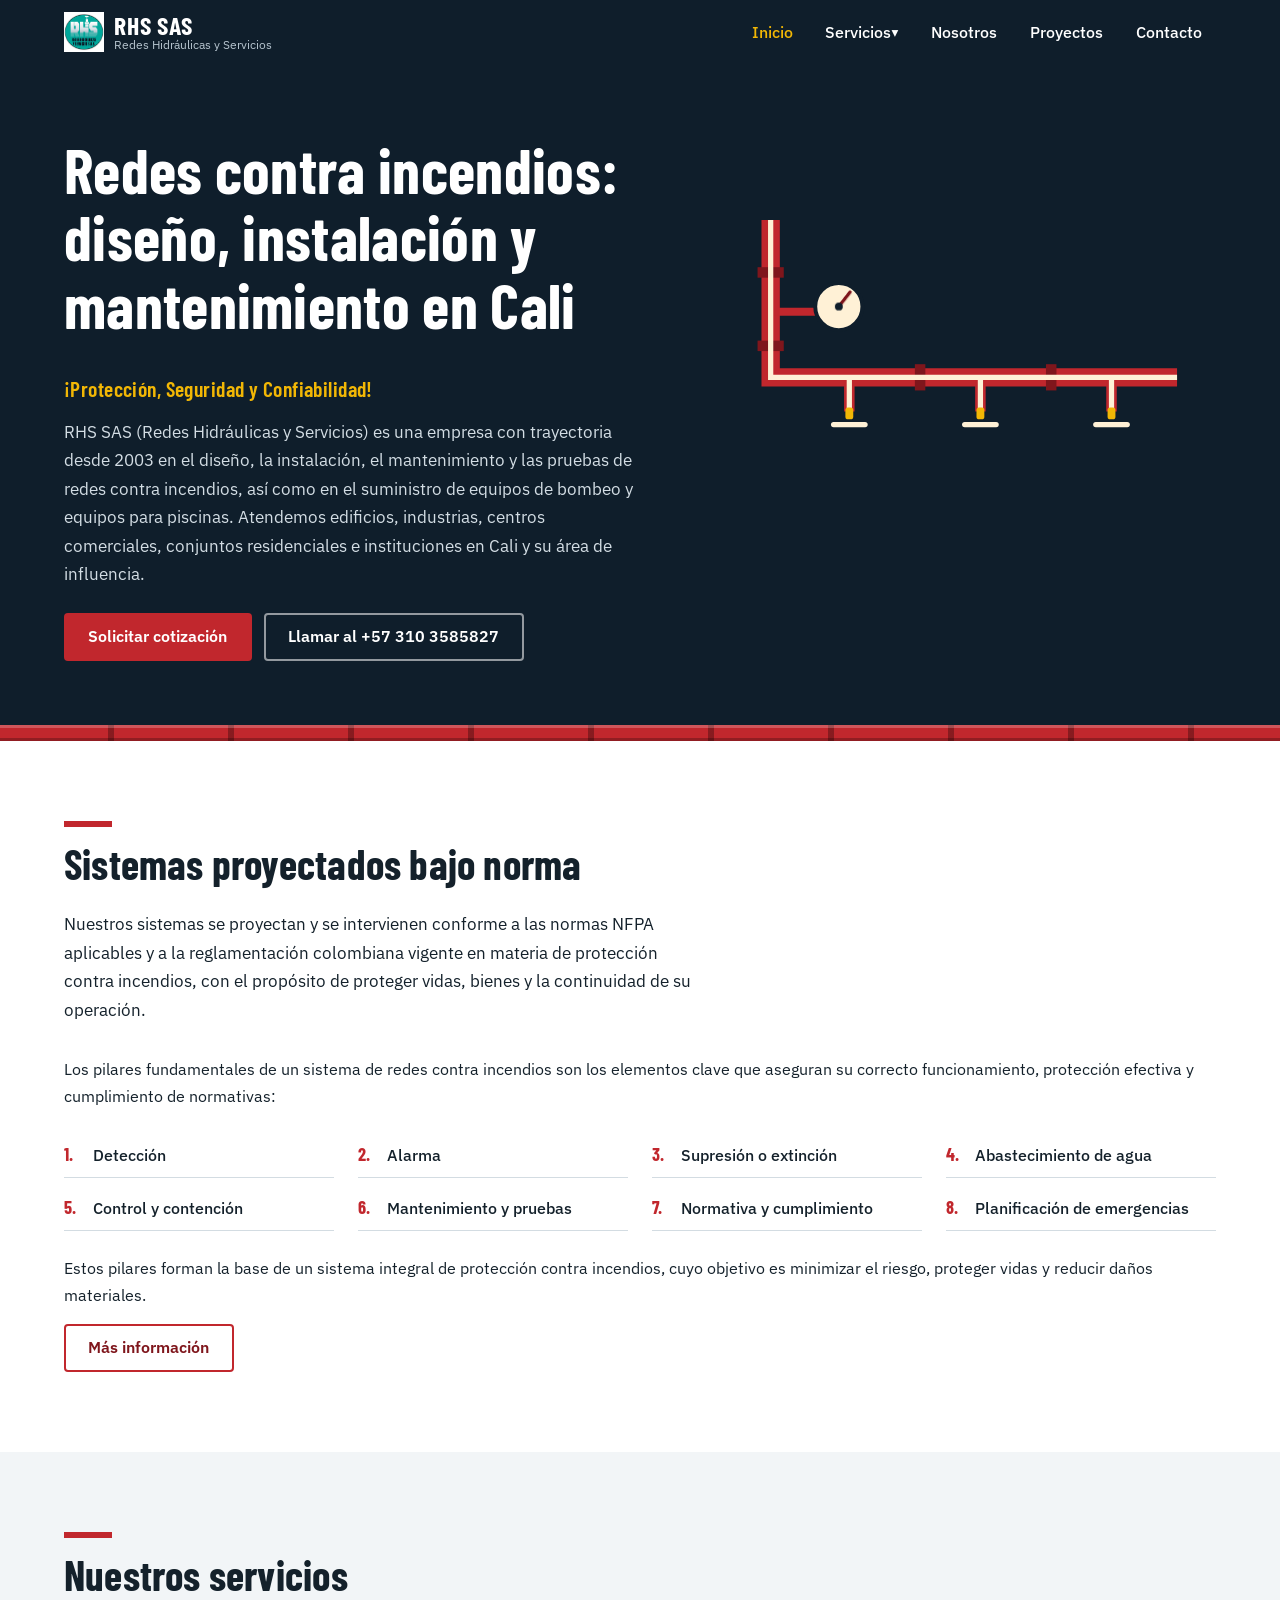
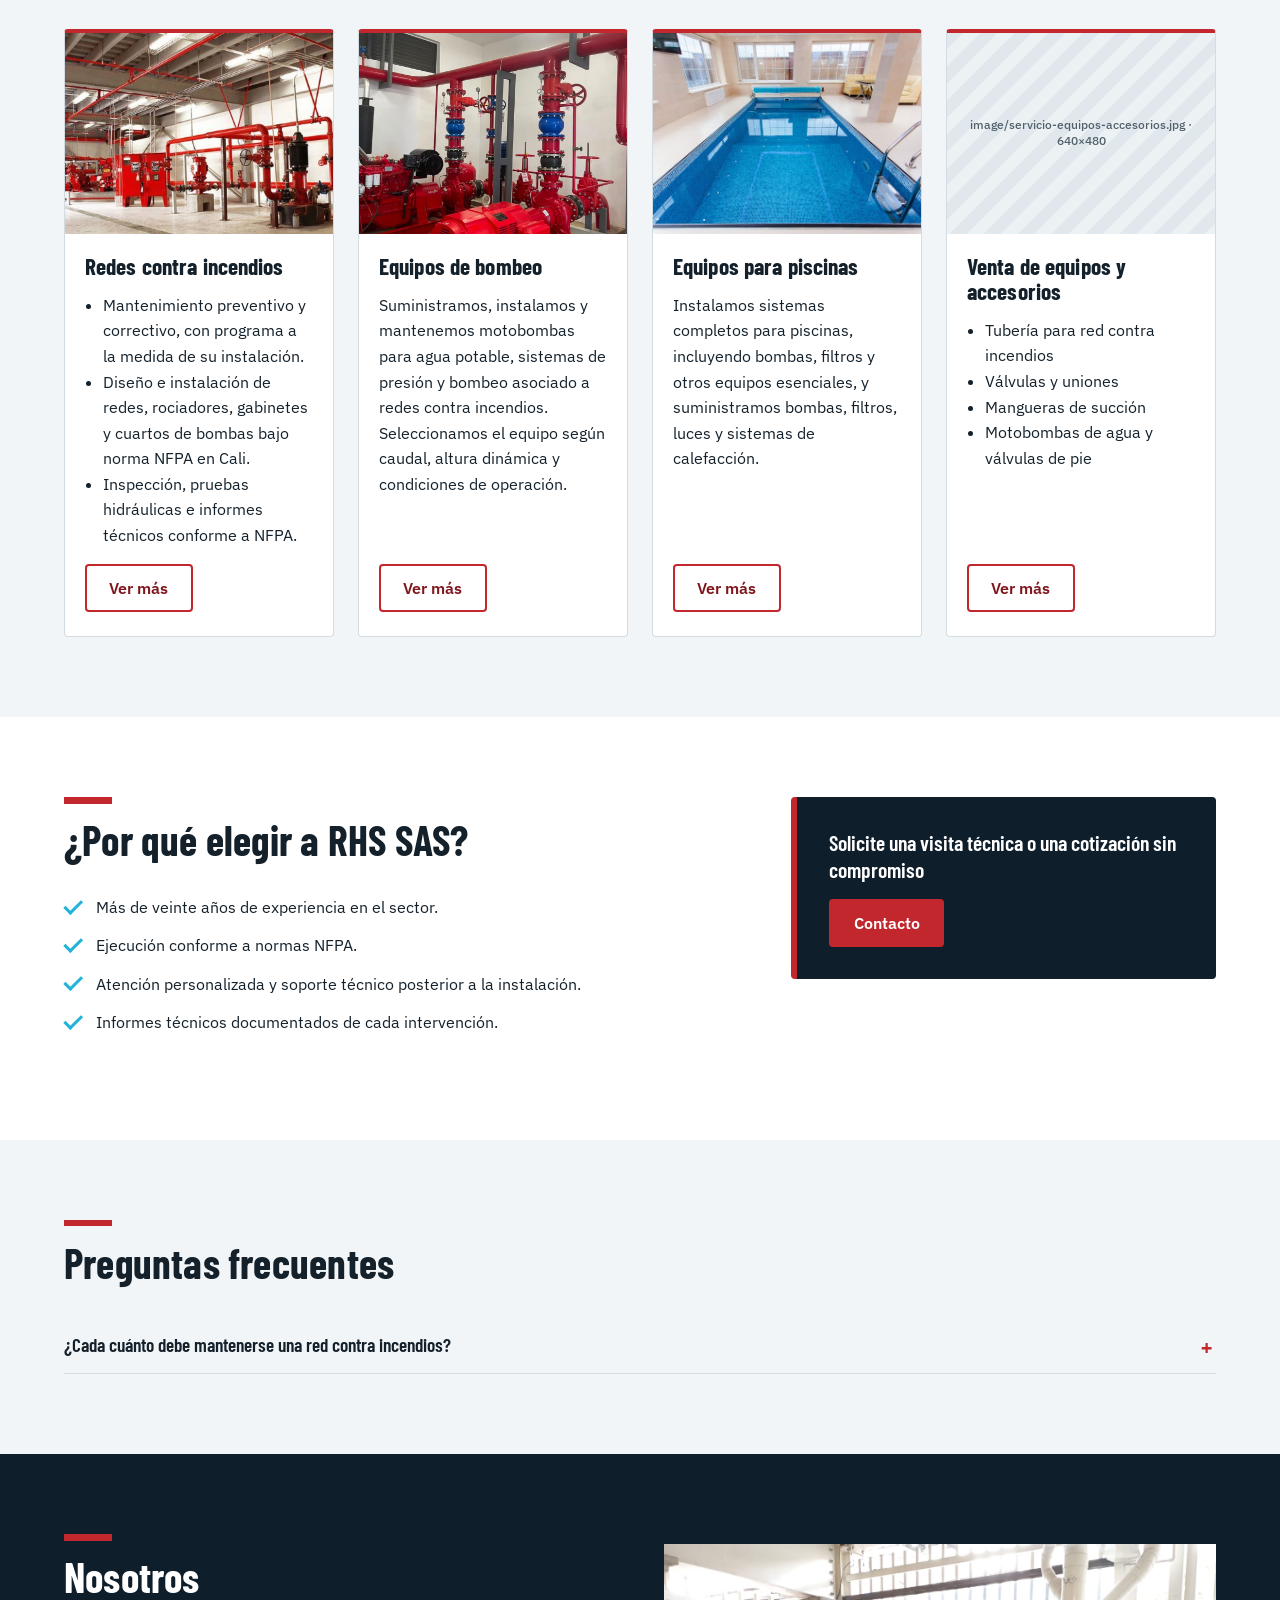
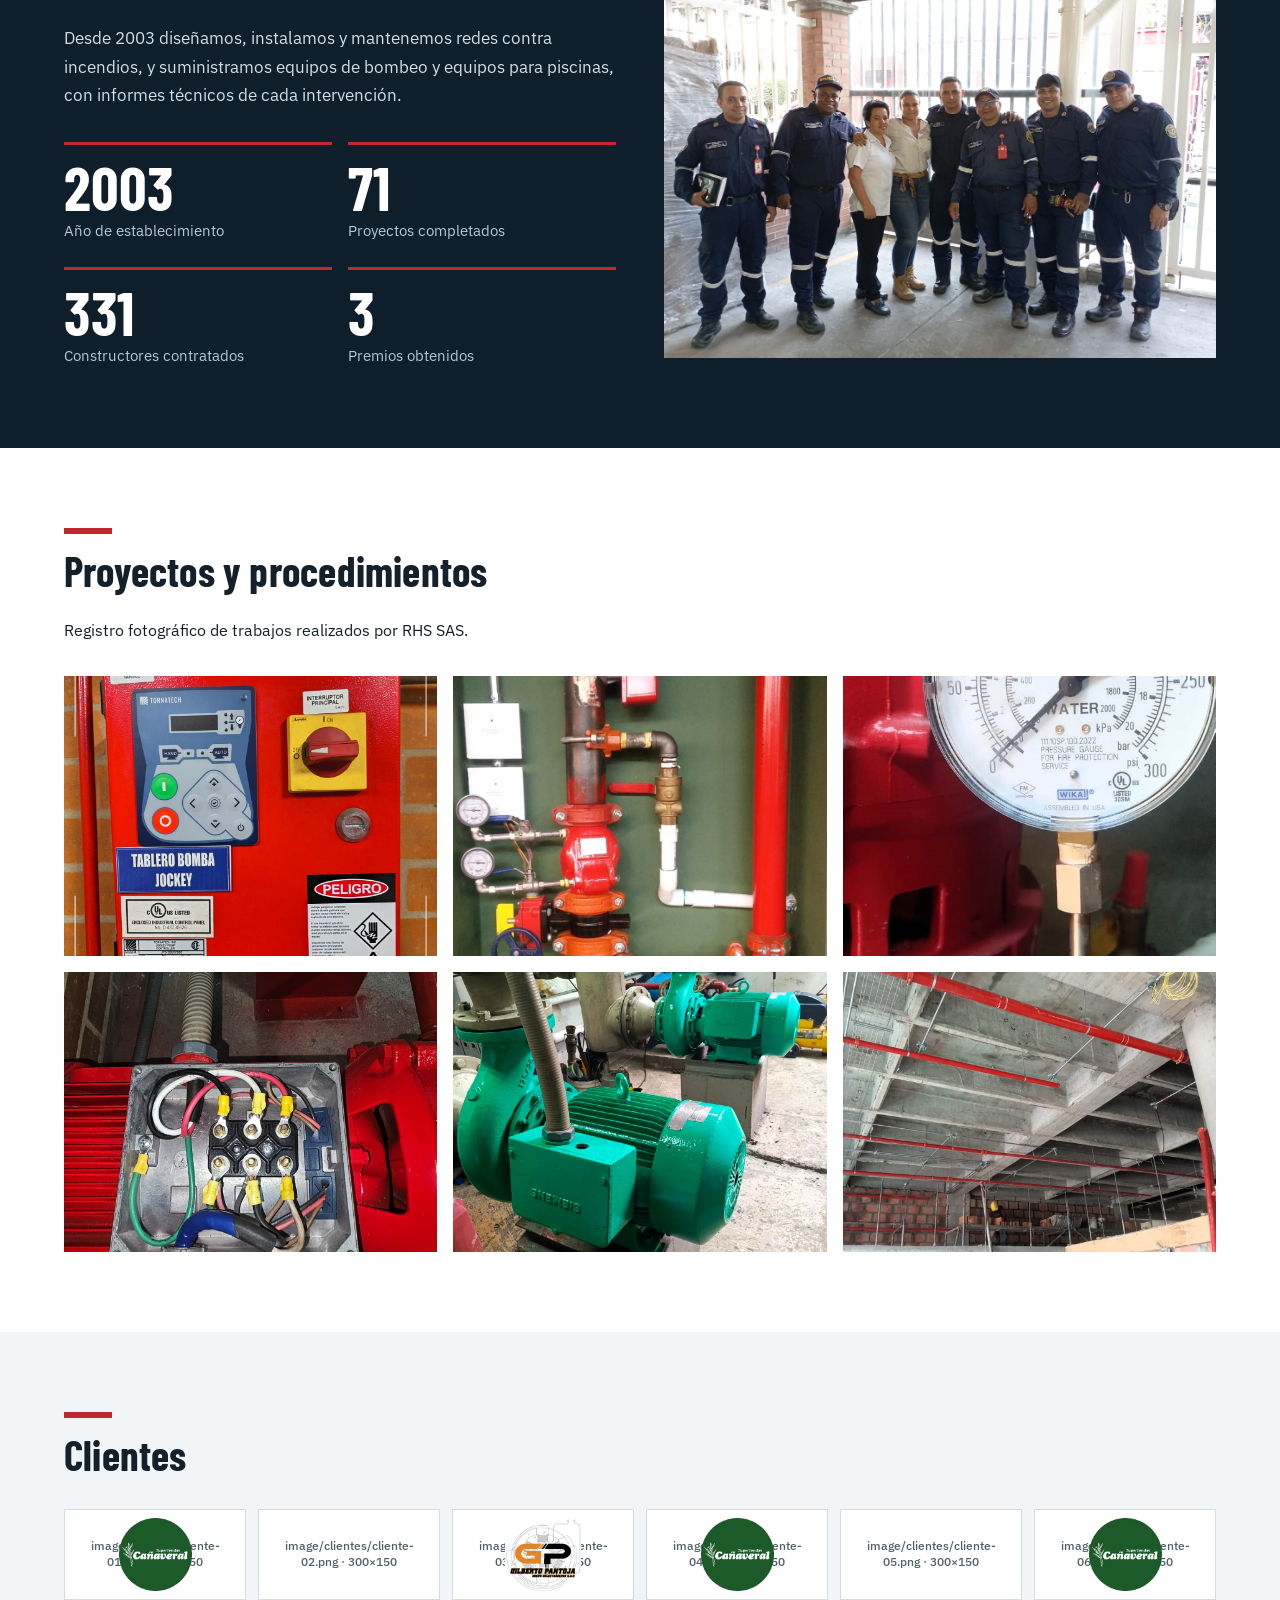
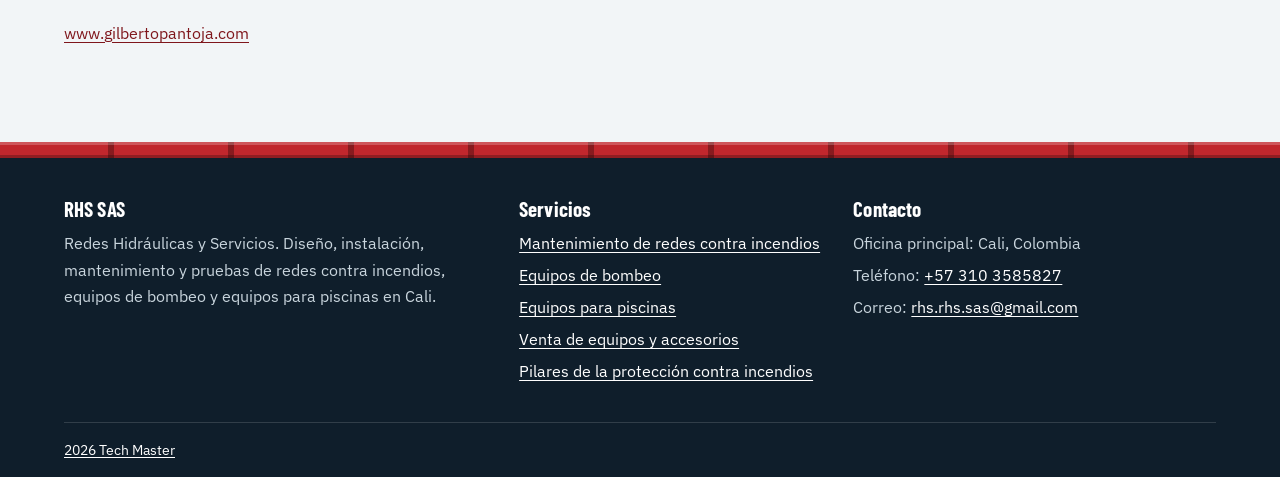
<file: index.html>
<html lang="es-CO">
<head>
  <!-- Google Tag Manager -->
  <script>(function(w,d,s,l,i){w[l]=w[l]||[];w[l].push({'gtm.start':
  new Date().getTime(),event:'gtm.js'});var f=d.getElementsByTagName(s)[0],
  j=d.createElement(s),dl=l!='dataLayer'?'&l='+l:'';j.async=true;j.src=
  'https://www.googletagmanager.com/gtm.js?id='+i+dl;f.parentNode.insertBefore(j,f);
  })(window,document,'script','dataLayer','GTM-WHKBWDS8');</script>
  <!-- End Google Tag Manager -->
  <meta charset="utf-8">
  <meta name="viewport" content="width=device-width, initial-scale=1">
  <title>Redes Contra Incendios en Cali | RHS SAS</title>
  <meta name="description" content="Diseño, instalación y mantenimiento de redes contra incendios y equipos de bombeo en Cali. Cumplimiento NFPA. Solicite su cotización.">
  <meta name="robots" content="index, follow">
  <link rel="canonical" href="https://www.redcontraincendios.net">
  <meta name="google-site-verification" content="AdyVcqmKabd4CoY26H04oUFudaBdYu7BbRZjcWeOcj8">
  <meta name="format-detection" content="telephone=no">
  <meta name="theme-color" content="#0F1E2B">
  <link rel="icon" type="image/svg+xml" href="image/logo-mark.svg">
  <meta property="og:type" content="website">
  <meta property="og:locale" content="es_CO">
  <meta property="og:site_name" content="RHS SAS">
  <meta property="og:title" content="Redes Contra Incendios en Cali | RHS SAS">
  <meta property="og:description" content="Diseño, instalación y mantenimiento de redes contra incendios y equipos de bombeo en Cali. Cumplimiento NFPA. Solicite su cotización.">
  <meta property="og:url" content="https://www.redcontraincendios.net">
  <meta property="og:image" content="https://www.redcontraincendios.net/image/og-rhs.jpg">
  <meta property="og:image:width" content="1200">
  <meta property="og:image:height" content="630">
  <meta name="twitter:card" content="summary_large_image">
  <meta name="twitter:title" content="Redes Contra Incendios en Cali | RHS SAS">
  <meta name="twitter:description" content="Diseño, instalación y mantenimiento de redes contra incendios y equipos de bombeo en Cali. Cumplimiento NFPA. Solicite su cotización.">
  <meta name="twitter:image" content="https://www.redcontraincendios.net/image/og-rhs.jpg">
  <link rel="preconnect" href="https://fonts.googleapis.com">
  <link rel="preconnect" href="https://fonts.gstatic.com" crossorigin>
  <link rel="stylesheet" href="https://fonts.googleapis.com/css2?family=Barlow+Condensed:wght@600;700&family=IBM+Plex+Sans:wght@400;500;600&display=swap">
  <link rel="stylesheet" href="styles/main.css">
  <script type="application/ld+json">{"@context": "https://schema.org", "@type": "LocalBusiness", "name": "RHS SAS", "alternateName": "Redes Hidráulicas y Servicios", "url": "https://www.redcontraincendios.net", "telephone": "+573103585827", "email": "rhs.rhs.sas@gmail.com", "foundingDate": "2003", "image": "https://www.redcontraincendios.net/image/og-rhs.jpg", "description": "Diseño, instalación y mantenimiento de redes contra incendios y equipos de bombeo en Cali.", "areaServed": {"@type": "City", "name": "Cali"}, "address": {"@type": "PostalAddress", "addressLocality": "Cali", "addressCountry": "CO"}}</script>
  <script type="application/ld+json">{"@context": "https://schema.org", "@type": "FAQPage", "mainEntity": [{"@type": "Question", "name": "¿Cada cuánto debe mantenerse una red contra incendios?", "acceptedAnswer": {"@type": "Answer", "text": "Depende de cada componente; algunos requieren revisión semanal o mensual y otros anual. Elaboramos un programa según su instalación."}}]}</script>
</head>
<body>
  <!-- Google Tag Manager (noscript) -->
  <noscript><iframe src="https://www.googletagmanager.com/ns.html?id=GTM-WHKBWDS8"
  height="0" width="0" style="display:none;visibility:hidden"></iframe></noscript>
  <!-- End Google Tag Manager (noscript) -->
<a class="skip-link" href="#contenido">Saltar al contenido</a>
<header class="site-header">
  <div class="container bar">
    <a class="brand" href="./" aria-label="RHS SAS, Redes Hidráulicas y Servicios, inicio">
      <img src="image/logos/Logo-RHS.jpg" alt="" width="40" height="40">
      <span><span class="brand-name">RHS SAS</span><span class="brand-sub">Redes Hidráulicas y Servicios</span></span>
    </a>
    <button class="nav-toggle" type="button" aria-expanded="false" aria-controls="menu" aria-label="Abrir menú"><span></span></button>
    <nav class="menu" id="menu" aria-label="Principal">
      <ul>
        <li><a href="./" aria-current="page">Inicio</a></li>
        <li class="has-sub">
          <button class="sub-toggle" type="button" aria-expanded="false">Servicios</button>
          <ul class="sub">
            <li><a href="mantenimiento-red-contra-incendios">Mantenimiento</a></li>
            <li><a href="equipos-de-bombeo">Equipo de bombeo</a></li>
            <li><a href="equipos-para-piscinas">Equipo de piscina</a></li>
            <li><a href="equipos-y-accesorios">Venta de equipos</a></li>
          </ul>
        </li>
        <li><a href="./#nosotros">Nosotros</a></li>
        <li><a href="./#proyectos">Proyectos</a></li>
        <li><a href="contacto">Contacto</a></li>
      </ul>
    </nav>
  </div>
</header>
<main id="contenido">
<section class="hero">
  <div class="container hero-grid">
    <div class="hero-copy">
      <h1>Redes contra incendios: diseño, instalación y mantenimiento en Cali</h1>
      <p class="tagline">¡Protección, Seguridad y Confiabilidad!</p>
      <p class="lead">RHS SAS (Redes Hidráulicas y Servicios) es una empresa con trayectoria desde 2003 en el diseño, la instalación, el mantenimiento y las pruebas de redes contra incendios, así como en el suministro de equipos de bombeo y equipos para piscinas. Atendemos edificios, industrias, centros comerciales, conjuntos residenciales e instituciones en Cali y su área de influencia.</p>
      <div class="actions">
        <a class="btn btn-primary" href="contacto" data-cta="portada">Solicitar cotización</a>
        <a class="btn btn-ghost" href="tel:+573103585827" data-pos="portada">Llamar al +57 310 3585827</a>
      </div>
    </div>
    <div class="hero-art">
      <!-- VIDEO OPCIONAL: para usar un video de portada, coloque /videos/portada.mp4 (H.264, máx. 8 MB, sin audio)
           y reemplace el bloque <svg> de esta columna por:
           <video autoplay muted loop playsinline poster="/image/portada-poster.jpg"><source src="videos/portada.mp4" type="video/mp4"></video> -->
      <svg viewBox="0 0 400 272" role="img" aria-label="Ilustración de una red de tuberías contra incendios con rociadores en descarga">
  <path class="pipe-body" stroke-width="14" d="M60 0V120H370"/>
  <path class="pipe-body" stroke-width="8" d="M120 120V146M220 120V146M320 120V146"/>
  <path class="pipe-body" stroke-width="6" d="M60 70H98"/>
  <rect class="flange" x="50" y="36" width="20" height="8"/>
  <rect class="flange" x="50" y="92" width="20" height="8"/>
  <rect class="flange" x="170" y="110" width="8" height="20"/>
  <rect class="flange" x="270" y="110" width="8" height="20"/>
  <path class="flow" pathLength="100" d="M60 0V120H370"/>
  <path class="flow flow-branch" pathLength="100" d="M120 120V146"/>
  <path class="flow flow-branch" pathLength="100" d="M220 120V146"/>
  <path class="flow flow-branch" pathLength="100" d="M320 120V146"/>
  <g fill="#F2B705"><rect x="117" y="143" width="6" height="9" rx="2"/><rect x="217" y="143" width="6" height="9" rx="2"/><rect x="317" y="143" width="6" height="9" rx="2"/></g>
  <g stroke="#FFF1D6" stroke-width="4" stroke-linecap="round"><path d="M108 156h24"/><path d="M208 156h24"/><path d="M308 156h24"/></g>
  <circle cx="112" cy="66" r="18" fill="#FFF1D6" stroke="#0F1E2B" stroke-width="3"/>
  <line class="needle" x1="112" y1="66" x2="112" y2="52"/>
  <circle cx="112" cy="66" r="3" fill="#0F1E2B"/>
  <ellipse class="drop" cx="120" cy="162" rx="3" ry="5" style="--dx:-34px;--dy:70px;--d:0.0s"/>
  <ellipse class="drop" cx="120" cy="162" rx="3" ry="5" style="--dx:-16px;--dy:92px;--d:0.15s"/>
  <ellipse class="drop" cx="120" cy="162" rx="3" ry="5" style="--dx:0px;--dy:104px;--d:0.3s"/>
  <ellipse class="drop" cx="120" cy="162" rx="3" ry="5" style="--dx:16px;--dy:92px;--d:0.1s"/>
  <ellipse class="drop" cx="120" cy="162" rx="3" ry="5" style="--dx:34px;--dy:70px;--d:0.25s"/>
  <ellipse class="drop" cx="220" cy="162" rx="3" ry="5" style="--dx:-34px;--dy:70px;--d:0.0s"/>
  <ellipse class="drop" cx="220" cy="162" rx="3" ry="5" style="--dx:-16px;--dy:92px;--d:0.15s"/>
  <ellipse class="drop" cx="220" cy="162" rx="3" ry="5" style="--dx:0px;--dy:104px;--d:0.3s"/>
  <ellipse class="drop" cx="220" cy="162" rx="3" ry="5" style="--dx:16px;--dy:92px;--d:0.1s"/>
  <ellipse class="drop" cx="220" cy="162" rx="3" ry="5" style="--dx:34px;--dy:70px;--d:0.25s"/>
  <ellipse class="drop" cx="320" cy="162" rx="3" ry="5" style="--dx:-34px;--dy:70px;--d:0.0s"/>
  <ellipse class="drop" cx="320" cy="162" rx="3" ry="5" style="--dx:-16px;--dy:92px;--d:0.15s"/>
  <ellipse class="drop" cx="320" cy="162" rx="3" ry="5" style="--dx:0px;--dy:104px;--d:0.3s"/>
  <ellipse class="drop" cx="320" cy="162" rx="3" ry="5" style="--dx:16px;--dy:92px;--d:0.1s"/>
  <ellipse class="drop" cx="320" cy="162" rx="3" ry="5" style="--dx:34px;--dy:70px;--d:0.25s"/>
</svg>
    </div>
  </div>
  <div class="pipe" aria-hidden="true"></div>
</section>

<section class="section">
  <div class="container">
    <div class="sec-head">
      <h2>Sistemas proyectados bajo norma</h2>
      <p class="lead">Nuestros sistemas se proyectan y se intervienen conforme a las normas NFPA aplicables y a la reglamentación colombiana vigente en materia de protección contra incendios, con el propósito de proteger vidas, bienes y la continuidad de su operación.</p>
    </div>
    <p>Los pilares fundamentales de un sistema de redes contra incendios son los elementos clave que aseguran su correcto funcionamiento, protección efectiva y cumplimiento de normativas:</p>
    <ol class="pillars">
      <li>Detección</li>
      <li>Alarma</li>
      <li>Supresión o extinción</li>
      <li>Abastecimiento de agua</li>
      <li>Control y contención</li>
      <li>Mantenimiento y pruebas</li>
      <li>Normativa y cumplimiento</li>
      <li>Planificación de emergencias</li>
    </ol>
    <p>Estos pilares forman la base de un sistema integral de protección contra incendios, cuyo objetivo es minimizar el riesgo, proteger vidas y reducir daños materiales.</p>
    <a class="btn btn-outline" href="pilares-rci">Más información</a>
  </div>
</section>

<section class="section section--paper" id="servicios">
  <div class="container">
    <div class="sec-head"><h2>Nuestros servicios</h2></div>
    <div class="cards">
      <article class="card">
        <!-- IMAGEN: coloque el archivo /image/servicio-red-contra-incendios.jpg (640×480 px). Foto de una red contra incendios (tubería roja, rociadores o gabinete). -->
<figure class="slot " style="--ratio:640/480" data-slot="image/servicio-red-contra-incendios.jpg · 640×480"><img src="image/banner/sistema-contra-incendios.jpg" alt="Red de tuberías contra incendios instalada por RHS SAS" width="640" height="480" loading="lazy" decoding="async" onerror="this.remove()"></figure>
        <div class="card-body">
          <h3>Redes contra incendios</h3>
          <ul>
            <li>Mantenimiento preventivo y correctivo, con programa a la medida de su instalación.</li>
            <li>Diseño e instalación de redes, rociadores, gabinetes y cuartos de bombas bajo norma NFPA en Cali.</li>
            <li>Inspección, pruebas hidráulicas e informes técnicos conforme a NFPA.</li>
          </ul>
          <a class="btn btn-outline" href="mantenimiento-red-contra-incendios">Ver más</a>
        </div>
      </article>
      <article class="card">
        <!-- IMAGEN: coloque el archivo /image/servicio-bombeo.jpg (640×480 px). Foto de una motobomba o cuarto de bombas. -->
<figure class="slot " style="--ratio:640/480" data-slot="image/servicio-bombeo.jpg · 640×480"><img src="image/banner/equipo_bombeo.jpeg" alt="Motobomba hidráulica instalada por RHS SAS" width="640" height="480" loading="lazy" decoding="async" onerror="this.remove()"></figure>
        <div class="card-body">
          <h3>Equipos de bombeo</h3>
          <p>Suministramos, instalamos y mantenemos motobombas para agua potable, sistemas de presión y bombeo asociado a redes contra incendios. Seleccionamos el equipo según caudal, altura dinámica y condiciones de operación.</p>
          <a class="btn btn-outline" href="equipos-de-bombeo">Ver más</a>
        </div>
      </article>
      <article class="card">
        <!-- IMAGEN: coloque el archivo /image/servicio-piscinas.jpg (640×480 px). Foto de un cuarto de máquinas o equipos de piscina. -->
<figure class="slot " style="--ratio:640/480" data-slot="image/servicio-piscinas.jpg · 640×480"><img src="image/banner/piscina_azul.jpg" alt="Equipos de bombeo y filtración para piscinas" width="640" height="480" loading="lazy" decoding="async" onerror="this.remove()"></figure>
        <div class="card-body">
          <h3>Equipos para piscinas</h3>
          <p>Instalamos sistemas completos para piscinas, incluyendo bombas, filtros y otros equipos esenciales, y suministramos bombas, filtros, luces y sistemas de calefacción.</p>
          <a class="btn btn-outline" href="equipos-para-piscinas">Ver más</a>
        </div>
      </article>
      <article class="card">
        <!-- IMAGEN: coloque el archivo /image/servicio-equipos-accesorios.jpg (640×480 px). Foto de tubería, válvulas o accesorios en bodega. -->
<figure class="slot " style="--ratio:640/480" data-slot="image/servicio-equipos-accesorios.jpg · 640×480"><img src="image/banner/tuberia_area_01.jpg" alt="Tubería, válvulas y accesorios para redes contra incendios" width="640" height="480" loading="lazy" decoding="async" onerror="this.remove()"></figure>
        <div class="card-body">
          <h3>Venta de equipos y accesorios</h3>
          <ul>
            <li>Tubería para red contra incendios</li>
            <li>Válvulas y uniones</li>
            <li>Mangueras de succión</li>
            <li>Motobombas de agua y válvulas de pie</li>
          </ul>
          <a class="btn btn-outline" href="equipos-y-accesorios">Ver más</a>
        </div>
      </article>
    </div>
  </div>
</section>

<section class="section">
  <div class="container split">
    <div>
      <div class="sec-head"><h2>¿Por qué elegir a RHS SAS?</h2></div>
      <ul class="checks">
        <li>Más de veinte años de experiencia en el sector.</li>
        <li>Ejecución conforme a normas NFPA.</li>
        <li>Atención personalizada y soporte técnico posterior a la instalación.</li>
        <li>Informes técnicos documentados de cada intervención.</li>
      </ul>
    </div>
    <div class="callout">
      <p>Solicite una visita técnica o una cotización sin compromiso</p>
      <a class="btn btn-primary" href="contacto" data-cta="por-que-elegirnos">Contacto</a>
    </div>
  </div>
</section>

<section class="section section--paper">
  <div class="container faq">
    <div class="sec-head"><h2>Preguntas frecuentes</h2></div>
    <details>
      <summary>¿Cada cuánto debe mantenerse una red contra incendios?</summary>
      <p>Depende de cada componente; algunos requieren revisión semanal o mensual y otros anual. Elaboramos un programa según su instalación.</p>
    </details>
  </div>
</section>

<section class="section section--dark" id="nosotros">
  <div class="container about-grid">
    <div>
      <div class="sec-head"><h2>Nosotros</h2>
        <p class="lead">Desde 2003 diseñamos, instalamos y mantenemos redes contra incendios, y suministramos equipos de bombeo y equipos para piscinas, con informes técnicos de cada intervención.</p>
      </div>
      <dl class="stats">
        <div><dt>Año de establecimiento</dt><dd>2003</dd></div>
        <div><dt>Proyectos completados</dt><dd data-count="75">75</dd></div>
        <div><dt>Constructores contratados</dt><dd data-count="350">350</dd></div>
        <div><dt>Premios obtenidos</dt><dd data-count="3">3</dd></div>
      </dl>
    </div>
    <!-- IMAGEN: coloque el archivo /image/nosotros.jpg (800×600 px). Foto del equipo de trabajo o de una intervención en obra. -->
<figure class="slot " style="--ratio:800/600" data-slot="image/nosotros.jpg · 800×600"><img src="image/banner/equipo_trabajo.jpg" alt="Equipo técnico de RHS SAS en una intervención" width="800" height="600" loading="lazy" decoding="async" onerror="this.remove()"></figure>
  </div>
</section>

<section class="section" id="proyectos">
  <div class="container">
    <div class="sec-head"><h2>Proyectos y procedimientos</h2>
      <p>Registro fotográfico de trabajos realizados por RHS SAS.</p></div>
    <div class="gallery">
      <!-- IMAGEN: coloque el archivo /image/proyecto-01.jpg (640×480 px). Proyecto 1. Edite el texto alternativo (alt) para describir la foto. -->
<figure class="slot " style="--ratio:640/480" data-slot="image/proyecto-01.jpg · 640×480"><img src="image/procedimientos/Tablero_02.jpeg" alt="Trabajo realizado por RHS SAS en una red contra incendios" width="640" height="480" loading="lazy" decoding="async" onerror="this.remove()"></figure>
      <!-- IMAGEN: coloque el archivo /image/proyecto-02.jpg (640×480 px). Proyecto 2. -->
<figure class="slot " style="--ratio:640/480" data-slot="image/proyecto-02.jpg · 640×480"><img src="image/procedimientos/Tuberia_05.jpeg" alt="Trabajo realizado por RHS SAS en una red contra incendios" width="640" height="480" loading="lazy" decoding="async" onerror="this.remove()"></figure>
      <!-- IMAGEN: coloque el archivo /image/proyecto-03.jpg (640×480 px). Proyecto 3. -->
<figure class="slot " style="--ratio:640/480" data-slot="image/proyecto-03.jpg · 640×480"><img src="image/procedimientos/Medidor_01.jpg" alt="Trabajo realizado por RHS SAS en una red contra incendios" width="640" height="480" loading="lazy" decoding="async" onerror="this.remove()"></figure>
      <!-- IMAGEN: coloque el archivo /image/proyecto-04.jpg (640×480 px). Proyecto 4. -->
<figure class="slot " style="--ratio:640/480" data-slot="image/proyecto-04.jpg · 640×480"><img src="image/procedimientos/Medicion_03.jpeg" alt="Trabajo realizado por RHS SAS en una red contra incendios" width="640" height="480" loading="lazy" decoding="async" onerror="this.remove()"></figure>
      <!-- IMAGEN: coloque el archivo /image/proyecto-05.jpg (640×480 px). Proyecto 5. -->
<figure class="slot " style="--ratio:640/480" data-slot="image/proyecto-05.jpg · 640×480"><img src="image/procedimientos/Bombas_Agua_01.jpg" alt="Trabajo realizado por RHS SAS en una red contra incendios" width="640" height="480" loading="lazy" decoding="async" onerror="this.remove()"></figure>
      <!-- IMAGEN: coloque el archivo /image/proyecto-06.jpg (640×480 px). Proyecto 6. -->
<figure class="slot " style="--ratio:640/480" data-slot="image/proyecto-06.jpg · 640×480"><img src="image/procedimientos/Labor_01.jpeg" alt="Trabajo realizado por RHS SAS en una red contra incendios" width="640" height="480" loading="lazy" decoding="async" onerror="this.remove()"></figure>
    </div>
  </div>
</section>

<section class="section section--paper" id="clientes">
  <div class="container">
    <div class="sec-head"><h2>Clientes</h2></div>
    <div class="logos">
      <!-- IMAGEN: coloque el archivo /image/clientes/cliente-01.png (300×150 px). Logotipo del cliente 1 (fondo transparente o blanco). -->
<figure class="slot slot--logo" style="--ratio:300/150" data-slot="image/clientes/cliente-01.png · 300×150"><img src="image/clientes/Cañaveral_edited.png" alt="Logotipo de cliente de RHS SAS" width="300" height="150" loading="lazy" decoding="async" onerror="this.remove()"></figure>
      <!-- IMAGEN: coloque el archivo /image/clientes/cliente-02.png (300×150 px). Logotipo del cliente 2. -->
<figure class="slot slot--logo" style="--ratio:300/150" data-slot="image/clientes/cliente-02.png · 300×150"><img src="image/clientes/CCC_cali.png" alt="Logotipo de cliente de RHS SAS" width="300" height="150" loading="lazy" decoding="async" onerror="this.remove()"></figure>
      <!-- IMAGEN: coloque el archivo /image/clientes/cliente-03.png (300×150 px). Logotipo del cliente 3. -->
<figure class="slot slot--logo" style="--ratio:300/150" data-slot="image/clientes/cliente-03.png · 300×150"><img src="image/clientes/gpsas.jpeg" alt="Logotipo de cliente de RHS SAS" width="300" height="150" loading="lazy" decoding="async" onerror="this.remove()"></figure>
      <!-- IMAGEN: coloque el archivo /image/clientes/cliente-04.png (300×150 px). Logotipo del cliente 4. -->
<figure class="slot slot--logo" style="--ratio:300/150" data-slot="image/clientes/cliente-04.png · 300×150"><img src="image/clientes/Cañaveral_edited.png" alt="Logotipo de cliente de RHS SAS" width="300" height="150" loading="lazy" decoding="async" onerror="this.remove()"></figure>
      <!-- IMAGEN: coloque el archivo /image/clientes/cliente-05.png (300×150 px). Logotipo del cliente 5. -->
<figure class="slot slot--logo" style="--ratio:300/150" data-slot="image/clientes/cliente-05.png · 300×150"><img src="image/clientes/Valle_del_lili.png" alt="Logotipo de cliente de RHS SAS" width="300" height="150" loading="lazy" decoding="async" onerror="this.remove()"></figure>
      <!-- IMAGEN: coloque el archivo /image/clientes/cliente-06.png (300×150 px). Logotipo del cliente 6. -->
<figure class="slot slot--logo" style="--ratio:300/150" data-slot="image/clientes/cliente-06.png · 300×150"><img src="image/clientes/Cañaveral_edited.png" alt="Logotipo de cliente de RHS SAS" width="300" height="150" loading="lazy" decoding="async" onerror="this.remove()"></figure>
    </div>
    <p><a href="https://www.gilbertopantoja.com" rel="noopener">www.gilbertopantoja.com</a></p>
  </div>
</section>
</main>
<footer class="site-footer">
  <div class="pipe" aria-hidden="true"></div>
  <div class="container footer-grid">
    <div>
      <h2>RHS SAS</h2>
      <p>Redes Hidráulicas y Servicios. Diseño, instalación, mantenimiento y pruebas de redes contra incendios, equipos de bombeo y equipos para piscinas en Cali.</p>
    </div>
    <nav aria-label="Servicios">
      <h2>Servicios</h2>
      <ul>
        <li><a href="mantenimiento-red-contra-incendios">Mantenimiento de redes contra incendios</a></li>
        <li><a href="equipos-de-bombeo">Equipos de bombeo</a></li>
        <li><a href="equipos-para-piscinas">Equipos para piscinas</a></li>
        <li><a href="equipos-y-accesorios">Venta de equipos y accesorios</a></li>
        <li><a href="pilares-rci">Pilares de la protección contra incendios</a></li>
      </ul>
    </nav>
    <div>
      <h2>Contacto</h2>
      <ul>
        <li>Oficina principal: Cali, Colombia</li>
        <li>Teléfono: <a href="tel:+573103585827" data-pos="pie">+57 310 3585827</a></li>
        <li>Correo: <a href="mailto:rhs.rhs.sas@gmail.com">rhs.rhs.sas@gmail.com</a></li>
      </ul>
    </div>
  </div>
  <div class="container legal">
    <a href="http://www.tmservicios.net" rel="noopener">2026 Tech Master</a>
  </div>
</footer>
<div class="fab">
  <a class="call" href="tel:+573103585827" data-pos="barra-movil">Llamar</a>
  <a class="wa" href="https://wa.me/573103585827?text=Hola%2C%20quisiera%20solicitar%20una%20cotizaci%C3%B3n%20de%20servicios%20de%20redes%20contra%20incendios." target="_blank" rel="noopener" data-pos="barra-movil">WhatsApp</a>
</div>
<script src="js/config.js"></script>
<script src="js/main.js" defer></script>
</body>
</html>
</file>
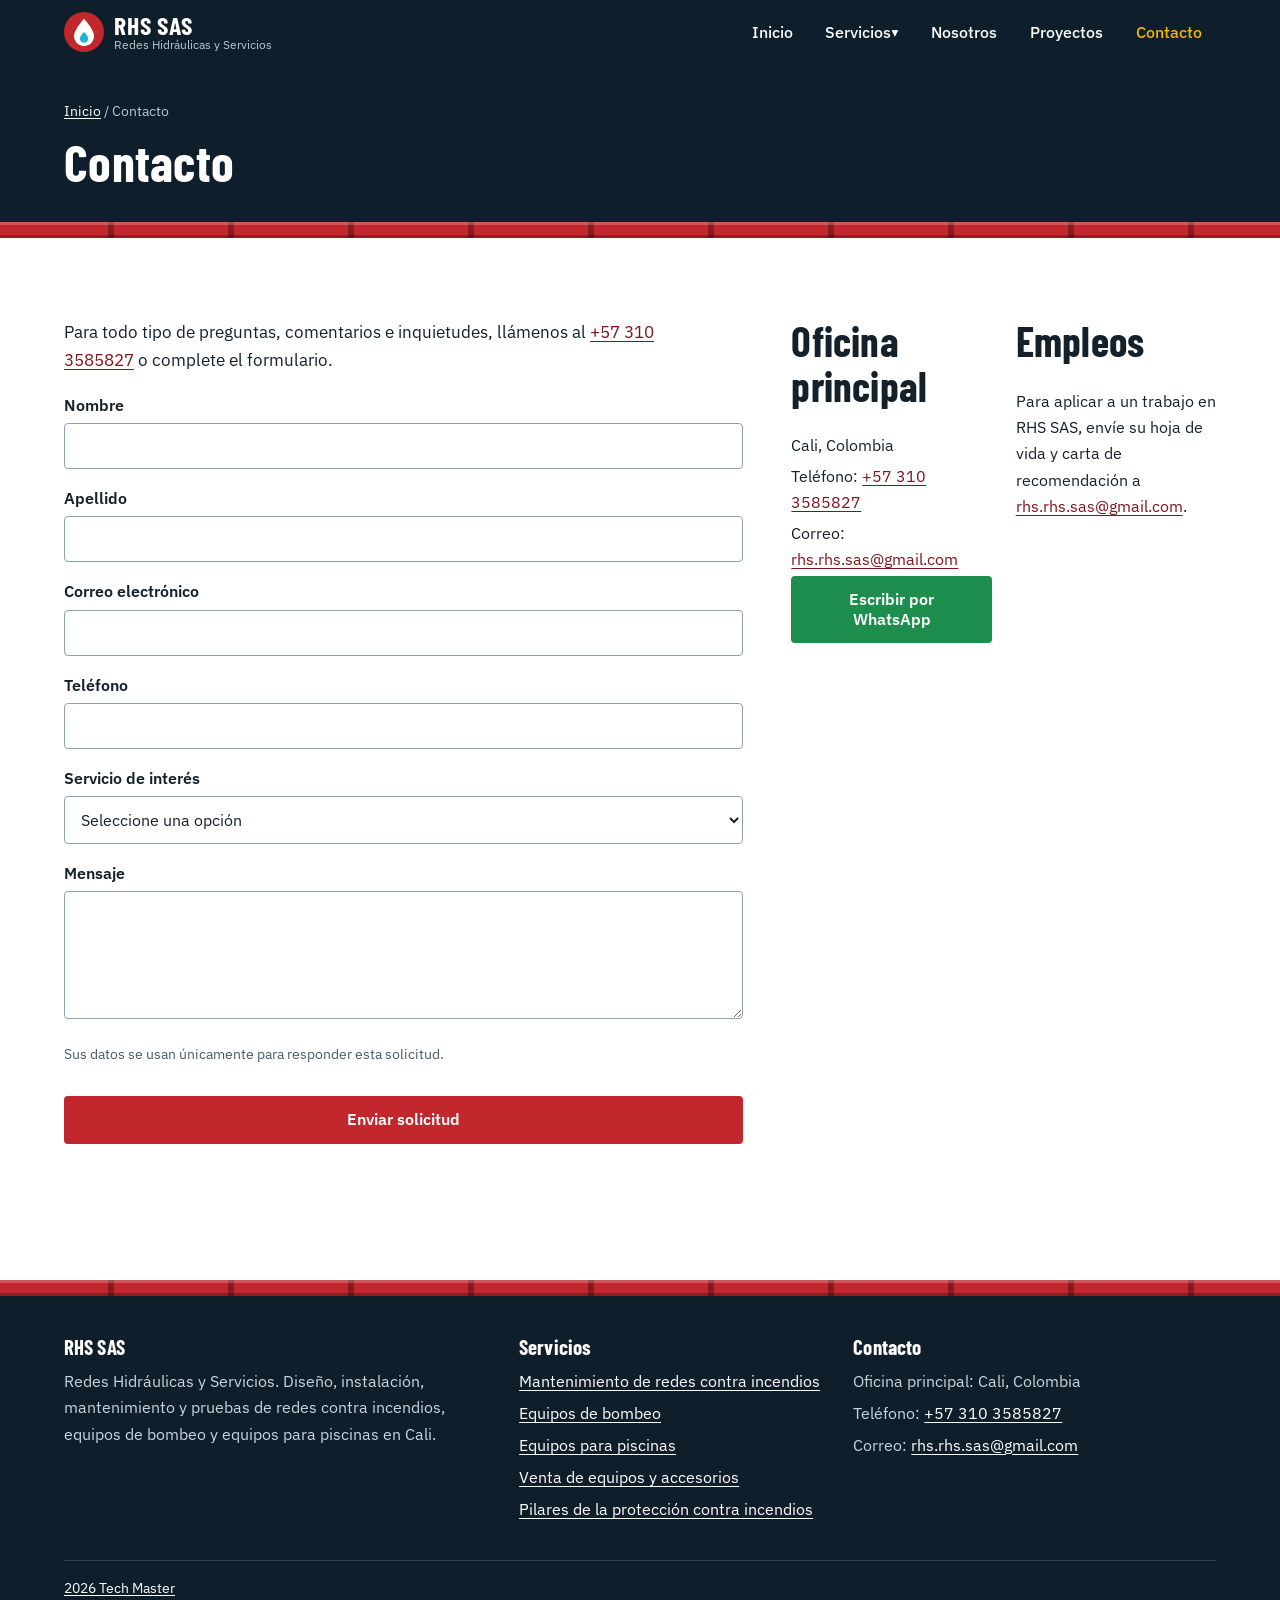
<file: contacto.html>
<!DOCTYPE html>
<html lang="es-CO">
<head>
  <!-- Google Tag Manager -->
  <script>(function(w,d,s,l,i){w[l]=w[l]||[];w[l].push({'gtm.start':
  new Date().getTime(),event:'gtm.js'});var f=d.getElementsByTagName(s)[0],
  j=d.createElement(s),dl=l!='dataLayer'?'&l='+l:'';j.async=true;j.src=
  'https://www.googletagmanager.com/gtm.js?id='+i+dl;f.parentNode.insertBefore(j,f);
  })(window,document,'script','dataLayer','GTM-WHKBWDS8');</script>
  <!-- End Google Tag Manager -->
  <meta charset="utf-8">
  <meta name="viewport" content="width=device-width, initial-scale=1">
  <title>CONTACTO | RHS SAS</title>
  <meta name="description" content="Contacte a RHS SAS en Cali y solicite una visita técnica o una cotización de redes contra incendios, equipos de bombeo y equipos para piscinas.">
  <meta name="robots" content="index, follow">
  <link rel="canonical" href="https://www.redcontraincendios.net/contacto">
  <meta name="google-site-verification" content="AdyVcqmKabd4CoY26H04oUFudaBdYu7BbRZjcWeOcj8">
  <meta name="format-detection" content="telephone=no">
  <meta name="theme-color" content="#0F1E2B">
  <link rel="icon" type="image/svg+xml" href="image/logo-mark.svg">
  <meta property="og:type" content="website">
  <meta property="og:locale" content="es_CO">
  <meta property="og:site_name" content="RHS SAS">
  <meta property="og:title" content="CONTACTO | RHS SAS">
  <meta property="og:description" content="Contacte a RHS SAS en Cali y solicite una visita técnica o una cotización de redes contra incendios, equipos de bombeo y equipos para piscinas.">
  <meta property="og:url" content="https://www.redcontraincendios.net/contacto">
  <meta property="og:image" content="https://www.redcontraincendios.net/image/og-rhs.jpg">
  <meta property="og:image:width" content="1200">
  <meta property="og:image:height" content="630">
  <meta name="twitter:card" content="summary_large_image">
  <meta name="twitter:title" content="CONTACTO | RHS SAS">
  <meta name="twitter:description" content="Contacte a RHS SAS en Cali y solicite una visita técnica o una cotización de redes contra incendios, equipos de bombeo y equipos para piscinas.">
  <meta name="twitter:image" content="https://www.redcontraincendios.net/image/og-rhs.jpg">
  <link rel="preconnect" href="https://fonts.googleapis.com">
  <link rel="preconnect" href="https://fonts.gstatic.com" crossorigin>
  <link rel="stylesheet" href="https://fonts.googleapis.com/css2?family=Barlow+Condensed:wght@600;700&family=IBM+Plex+Sans:wght@400;500;600&display=swap">
  <link rel="stylesheet" href="styles/main.css">
</head>
<body>
  <!-- Google Tag Manager (noscript) -->
  <noscript><iframe src="https://www.googletagmanager.com/ns.html?id=GTM-WHKBWDS8"
  height="0" width="0" style="display:none;visibility:hidden"></iframe></noscript>
  <!-- End Google Tag Manager (noscript) -->
<a class="skip-link" href="#contenido">Saltar al contenido</a>
<header class="site-header">
  <div class="container bar">
    <a class="brand" href="./" aria-label="RHS SAS, Redes Hidráulicas y Servicios, inicio">
      <img src="image/logo-mark.svg" alt="" width="40" height="40">
      <span><span class="brand-name">RHS SAS</span><span class="brand-sub">Redes Hidráulicas y Servicios</span></span>
    </a>
    <button class="nav-toggle" type="button" aria-expanded="false" aria-controls="menu" aria-label="Abrir menú"><span></span></button>
    <nav class="menu" id="menu" aria-label="Principal">
      <ul>
        <li><a href="./">Inicio</a></li>
        <li class="has-sub">
          <button class="sub-toggle" type="button" aria-expanded="false">Servicios</button>
          <ul class="sub">
            <li><a href="mantenimiento-red-contra-incendios">Mantenimiento</a></li>
            <li><a href="equipos-de-bombeo">Equipo de bombeo</a></li>
            <li><a href="equipos-para-piscinas">Equipo de piscina</a></li>
            <li><a href="equipos-y-accesorios">Venta de equipos</a></li>
          </ul>
        </li>
        <li><a href="./#nosotros">Nosotros</a></li>
        <li><a href="./#proyectos">Proyectos</a></li>
        <li><a href="contacto" aria-current="page">Contacto</a></li>
      </ul>
    </nav>
  </div>
</header>
<main id="contenido">
<div class="page-head">
  <div class="container">
    <p class="breadcrumb"><a href="./">Inicio</a> / Contacto</p>
    <h1>Contacto</h1>
  </div>
</div>
<div class="pipe" aria-hidden="true"></div>
<section class="section">
  <div class="container">
    <div class="split">
      <div>
        <p class="lead">Para todo tipo de preguntas, comentarios e inquietudes, llámenos al <a href="tel:+573103585827" data-pos="contacto">+57 310 3585827</a> o complete el formulario.</p>
        <form class="form" id="form-contacto" novalidate>
          <div class="field"><label for="nombre">Nombre</label><input id="nombre" name="nombre" type="text" autocomplete="given-name" required></div>
          <div class="field"><label for="apellido">Apellido</label><input id="apellido" name="apellido" type="text" autocomplete="family-name" required></div>
          <div class="field"><label for="email">Correo electrónico</label><input id="email" name="email" type="email" autocomplete="email" required></div>
          <div class="field"><label for="telefono">Teléfono</label><input id="telefono" name="telefono" type="tel" autocomplete="tel" required></div>
          <div class="field"><label for="servicio">Servicio de interés</label>
            <select id="servicio" name="servicio">
              <option value="">Seleccione una opción</option>
              <option>Mantenimiento de red contra incendios</option>
              <option>Diseño e instalación de red contra incendios</option>
              <option>Inspección, pruebas e informes técnicos</option>
              <option>Equipos de bombeo</option>
              <option>Equipos para piscinas</option>
              <option>Venta de equipos y accesorios</option>
            </select></div>
          <div class="field"><label for="mensaje">Mensaje</label><textarea id="mensaje" name="mensaje" required></textarea></div>
          <div class="hp" aria-hidden="true"><label for="empresa_web">No diligenciar</label><input id="empresa_web" name="empresa_web" type="text" tabindex="-1" autocomplete="off"></div>
          <p class="form-note">Sus datos se usan únicamente para responder esta solicitud.</p>
          <button class="btn btn-primary" type="submit">Enviar solicitud</button>
          <p class="form-status" id="form-estado" role="status" aria-live="polite"></p>
        </form>
      </div>
      <aside class="contact-data" aria-label="Datos de contacto">
        <div>
          <h2>Oficina principal</h2>
          <p>Cali, Colombia</p>
          <p>Teléfono: <a href="tel:+573103585827" data-pos="contacto">+57 310 3585827</a></p>
          <p>Correo: <a href="mailto:rhs.rhs.sas@gmail.com">rhs.rhs.sas@gmail.com</a></p>
          <p><a class="btn btn-wa" href="https://wa.me/573103585827?text=Hola%2C%20quisiera%20solicitar%20una%20cotizaci%C3%B3n%20de%20servicios%20de%20redes%20contra%20incendios." target="_blank" rel="noopener" data-pos="contacto">Escribir por WhatsApp</a></p>
        </div>
        <div>
          <h2>Empleos</h2>
          <p>Para aplicar a un trabajo en RHS SAS, envíe su hoja de vida y carta de recomendación a <a href="mailto:rhs.rhs.sas@gmail.com">rhs.rhs.sas@gmail.com</a>.</p>
        </div>
      </aside>
    </div>
  </div>
</section>

</main>
<footer class="site-footer">
  <div class="pipe" aria-hidden="true"></div>
  <div class="container footer-grid">
    <div>
      <h2>RHS SAS</h2>
      <p>Redes Hidráulicas y Servicios. Diseño, instalación, mantenimiento y pruebas de redes contra incendios, equipos de bombeo y equipos para piscinas en Cali.</p>
    </div>
    <nav aria-label="Servicios">
      <h2>Servicios</h2>
      <ul>
        <li><a href="mantenimiento-red-contra-incendios">Mantenimiento de redes contra incendios</a></li>
        <li><a href="equipos-de-bombeo">Equipos de bombeo</a></li>
        <li><a href="equipos-para-piscinas">Equipos para piscinas</a></li>
        <li><a href="equipos-y-accesorios">Venta de equipos y accesorios</a></li>
        <li><a href="pilares-rci">Pilares de la protección contra incendios</a></li>
      </ul>
    </nav>
    <div>
      <h2>Contacto</h2>
      <ul>
        <li>Oficina principal: Cali, Colombia</li>
        <li>Teléfono: <a href="tel:+573103585827" data-pos="pie">+57 310 3585827</a></li>
        <li>Correo: <a href="mailto:rhs.rhs.sas@gmail.com">rhs.rhs.sas@gmail.com</a></li>
      </ul>
    </div>
  </div>
  <div class="container legal">
    <a href="http://www.tmservicios.net" rel="noopener">2026 Tech Master</a>
  </div>
</footer>
<div class="fab">
  <a class="call" href="tel:+573103585827" data-pos="barra-movil">Llamar</a>
  <a class="wa" href="https://wa.me/573103585827?text=Hola%2C%20quisiera%20solicitar%20una%20cotizaci%C3%B3n%20de%20servicios%20de%20redes%20contra%20incendios." target="_blank" rel="noopener" data-pos="barra-movil">WhatsApp</a>
</div>
<script src="js/config.js"></script>
<script src="js/main.js" defer></script>
</body>
</html>
</file>
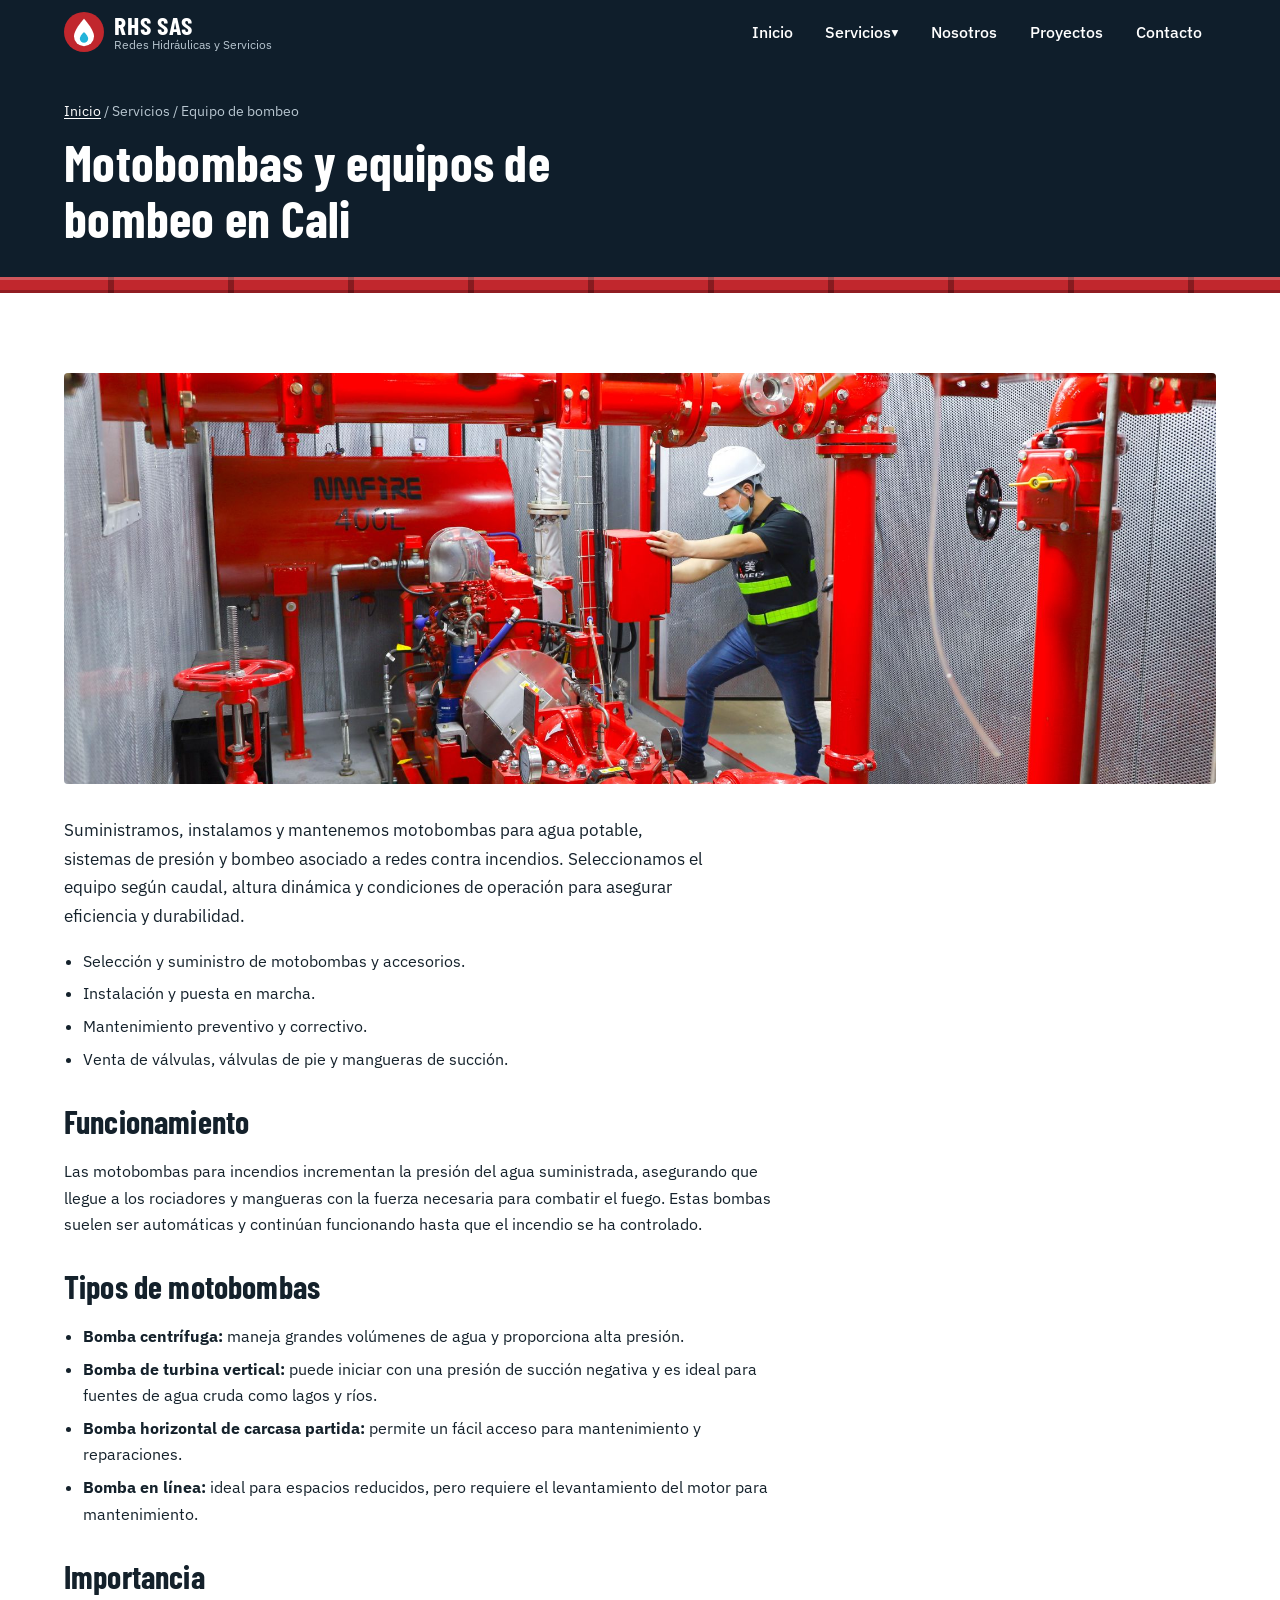
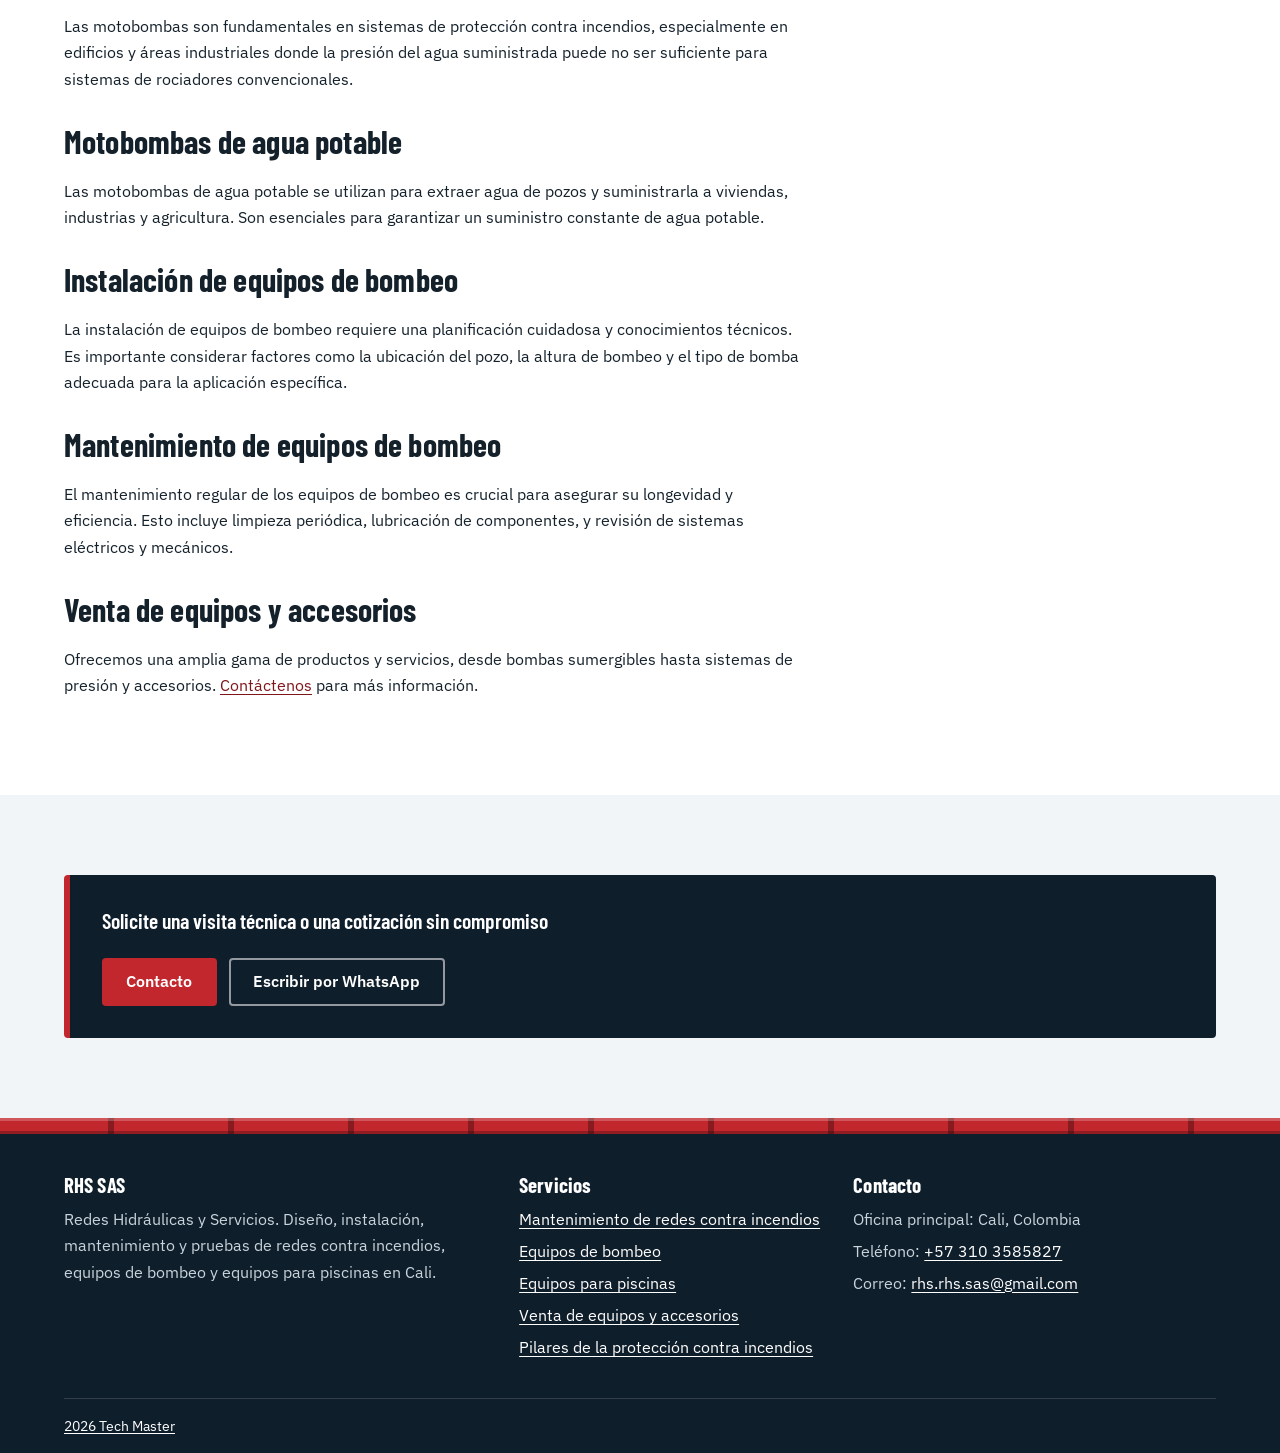
<file: equipos-de-bombeo.html>
<!DOCTYPE html>
<html lang="es-CO">
<head>
  <!-- Google Tag Manager -->
  <script>(function(w,d,s,l,i){w[l]=w[l]||[];w[l].push({'gtm.start':
  new Date().getTime(),event:'gtm.js'});var f=d.getElementsByTagName(s)[0],
  j=d.createElement(s),dl=l!='dataLayer'?'&l='+l:'';j.async=true;j.src=
  'https://www.googletagmanager.com/gtm.js?id='+i+dl;f.parentNode.insertBefore(j,f);
  })(window,document,'script','dataLayer','GTM-WHKBWDS8');</script>
  <!-- End Google Tag Manager -->
  <meta charset="utf-8">
  <meta name="viewport" content="width=device-width, initial-scale=1">
  <title>Motobombas y Equipos de Bombeo en Cali | RHS SAS</title>
  <meta name="description" content="Suministro, instalación y mantenimiento de motobombas de agua potable y equipos de bombeo en Cali. Asesoría técnica y repuestos.">
  <meta name="robots" content="index, follow">
  <link rel="canonical" href="https://www.redcontraincendios.net/equipos-de-bombeo">
  <meta name="google-site-verification" content="AdyVcqmKabd4CoY26H04oUFudaBdYu7BbRZjcWeOcj8">
  <meta name="format-detection" content="telephone=no">
  <meta name="theme-color" content="#0F1E2B">
  <link rel="icon" type="image/svg+xml" href="image/logo-mark.svg">
  <meta property="og:type" content="website">
  <meta property="og:locale" content="es_CO">
  <meta property="og:site_name" content="RHS SAS">
  <meta property="og:title" content="Motobombas y Equipos de Bombeo en Cali | RHS SAS">
  <meta property="og:description" content="Suministro, instalación y mantenimiento de motobombas de agua potable y equipos de bombeo en Cali. Asesoría técnica y repuestos.">
  <meta property="og:url" content="https://www.redcontraincendios.net/equipos-de-bombeo">
  <meta property="og:image" content="https://www.redcontraincendios.net/image/og-rhs.jpg">
  <meta property="og:image:width" content="1200">
  <meta property="og:image:height" content="630">
  <meta name="twitter:card" content="summary_large_image">
  <meta name="twitter:title" content="Motobombas y Equipos de Bombeo en Cali | RHS SAS">
  <meta name="twitter:description" content="Suministro, instalación y mantenimiento de motobombas de agua potable y equipos de bombeo en Cali. Asesoría técnica y repuestos.">
  <meta name="twitter:image" content="https://www.redcontraincendios.net/image/og-rhs.jpg">
  <link rel="preconnect" href="https://fonts.googleapis.com">
  <link rel="preconnect" href="https://fonts.gstatic.com" crossorigin>
  <link rel="stylesheet" href="https://fonts.googleapis.com/css2?family=Barlow+Condensed:wght@600;700&family=IBM+Plex+Sans:wght@400;500;600&display=swap">
  <link rel="stylesheet" href="styles/main.css">
  <script type="application/ld+json">{"@context": "https://schema.org", "@type": "Service", "name": "Motobombas y equipos de bombeo", "description": "Suministro, instalación y mantenimiento de motobombas de agua potable y equipos de bombeo en Cali.", "url": "https://www.redcontraincendios.net/equipos-de-bombeo", "areaServed": {"@type": "City", "name": "Cali"}, "provider": {"@type": "LocalBusiness", "name": "RHS SAS", "url": "https://www.redcontraincendios.net", "telephone": "+573103585827"}}</script>
</head>
<body>
  <!-- Google Tag Manager (noscript) -->
  <noscript><iframe src="https://www.googletagmanager.com/ns.html?id=GTM-WHKBWDS8"
  height="0" width="0" style="display:none;visibility:hidden"></iframe></noscript>
  <!-- End Google Tag Manager (noscript) -->
<a class="skip-link" href="#contenido">Saltar al contenido</a>
<header class="site-header">
  <div class="container bar">
    <a class="brand" href="./" aria-label="RHS SAS, Redes Hidráulicas y Servicios, inicio">
      <img src="image/logo-mark.svg" alt="" width="40" height="40">
      <span><span class="brand-name">RHS SAS</span><span class="brand-sub">Redes Hidráulicas y Servicios</span></span>
    </a>
    <button class="nav-toggle" type="button" aria-expanded="false" aria-controls="menu" aria-label="Abrir menú"><span></span></button>
    <nav class="menu" id="menu" aria-label="Principal">
      <ul>
        <li><a href="./">Inicio</a></li>
        <li class="has-sub">
          <button class="sub-toggle" type="button" aria-expanded="false">Servicios</button>
          <ul class="sub">
            <li><a href="mantenimiento-red-contra-incendios">Mantenimiento</a></li>
            <li><a href="equipos-de-bombeo" aria-current="page">Equipo de bombeo</a></li>
            <li><a href="equipos-para-piscinas">Equipo de piscina</a></li>
            <li><a href="equipos-y-accesorios">Venta de equipos</a></li>
          </ul>
        </li>
        <li><a href="./#nosotros">Nosotros</a></li>
        <li><a href="./#proyectos">Proyectos</a></li>
        <li><a href="contacto">Contacto</a></li>
      </ul>
    </nav>
  </div>
</header>
<main id="contenido">
<div class="page-head">
  <div class="container">
    <p class="breadcrumb"><a href="./">Inicio</a> / Servicios / Equipo de bombeo</p>
    <h1>Motobombas y equipos de bombeo en Cali</h1>
  </div>
</div>
<div class="pipe" aria-hidden="true"></div>
<section class="section">
  <div class="container">
<!-- IMAGEN: coloque el archivo /image/banner-bombeo.jpg (1400×500 px). Banner horizontal de una motobomba. -->
<figure class="slot banner" style="--ratio:1400/500" data-slot="image/banner-bombeo.jpg · 1400×500"><img src="image/banner/sistema-contra-incendios-02.jpg" alt="Motobomba de agua potable" width="1400" height="500" loading="lazy" decoding="async" onerror="this.remove()"></figure>
    <div class="prose">
      <p class="lead">Suministramos, instalamos y mantenemos motobombas para agua potable, sistemas de presión y bombeo asociado a redes contra incendios. Seleccionamos el equipo según caudal, altura dinámica y condiciones de operación para asegurar eficiencia y durabilidad.</p>
      <ul>
        <li>Selección y suministro de motobombas y accesorios.</li>
        <li>Instalación y puesta en marcha.</li>
        <li>Mantenimiento preventivo y correctivo.</li>
        <li>Venta de válvulas, válvulas de pie y mangueras de succión.</li>
      </ul>
      <h2>Funcionamiento</h2>
      <p>Las motobombas para incendios incrementan la presión del agua suministrada, asegurando que llegue a los rociadores y mangueras con la fuerza necesaria para combatir el fuego. Estas bombas suelen ser automáticas y continúan funcionando hasta que el incendio se ha controlado.</p>
      <h2>Tipos de motobombas</h2>
      <ul>
        <li><strong>Bomba centrífuga:</strong> maneja grandes volúmenes de agua y proporciona alta presión.</li>
        <li><strong>Bomba de turbina vertical:</strong> puede iniciar con una presión de succión negativa y es ideal para fuentes de agua cruda como lagos y ríos.</li>
        <li><strong>Bomba horizontal de carcasa partida:</strong> permite un fácil acceso para mantenimiento y reparaciones.</li>
        <li><strong>Bomba en línea:</strong> ideal para espacios reducidos, pero requiere el levantamiento del motor para mantenimiento.</li>
      </ul>
      <h2>Importancia</h2>
      <p>Las motobombas son fundamentales en sistemas de protección contra incendios, especialmente en edificios y áreas industriales donde la presión del agua suministrada puede no ser suficiente para sistemas de rociadores convencionales.</p>
      <h2>Motobombas de agua potable</h2>
      <p>Las motobombas de agua potable se utilizan para extraer agua de pozos y suministrarla a viviendas, industrias y agricultura. Son esenciales para garantizar un suministro constante de agua potable.</p>
      <h2>Instalación de equipos de bombeo</h2>
      <p>La instalación de equipos de bombeo requiere una planificación cuidadosa y conocimientos técnicos. Es importante considerar factores como la ubicación del pozo, la altura de bombeo y el tipo de bomba adecuada para la aplicación específica.</p>
      <h2>Mantenimiento de equipos de bombeo</h2>
      <p>El mantenimiento regular de los equipos de bombeo es crucial para asegurar su longevidad y eficiencia. Esto incluye limpieza periódica, lubricación de componentes, y revisión de sistemas eléctricos y mecánicos.</p>
      <h2>Venta de equipos y accesorios</h2>
      <p>Ofrecemos una amplia gama de productos y servicios, desde bombas sumergibles hasta sistemas de presión y accesorios. <a href="contacto">Contáctenos</a> para más información.</p>
    </div>
  </div>
</section>
<section class="section section--paper" aria-label="Solicitar cotización">
  <div class="container">
    <div class="callout">
      <p>Solicite una visita técnica o una cotización sin compromiso</p>
      <div class="actions">
        <a class="btn btn-primary" href="contacto" data-cta="franja-final">Contacto</a>
        <a class="btn btn-ghost" href="https://wa.me/573103585827?text=Hola%2C%20quisiera%20solicitar%20una%20cotizaci%C3%B3n%20de%20servicios%20de%20redes%20contra%20incendios." target="_blank" rel="noopener" data-pos="franja-final">Escribir por WhatsApp</a>
      </div>
    </div>
  </div>
</section>
</main>
<footer class="site-footer">
  <div class="pipe" aria-hidden="true"></div>
  <div class="container footer-grid">
    <div>
      <h2>RHS SAS</h2>
      <p>Redes Hidráulicas y Servicios. Diseño, instalación, mantenimiento y pruebas de redes contra incendios, equipos de bombeo y equipos para piscinas en Cali.</p>
    </div>
    <nav aria-label="Servicios">
      <h2>Servicios</h2>
      <ul>
        <li><a href="mantenimiento-red-contra-incendios">Mantenimiento de redes contra incendios</a></li>
        <li><a href="equipos-de-bombeo">Equipos de bombeo</a></li>
        <li><a href="equipos-para-piscinas">Equipos para piscinas</a></li>
        <li><a href="equipos-y-accesorios">Venta de equipos y accesorios</a></li>
        <li><a href="pilares-rci">Pilares de la protección contra incendios</a></li>
      </ul>
    </nav>
    <div>
      <h2>Contacto</h2>
      <ul>
        <li>Oficina principal: Cali, Colombia</li>
        <li>Teléfono: <a href="tel:+573103585827" data-pos="pie">+57 310 3585827</a></li>
        <li>Correo: <a href="mailto:rhs.rhs.sas@gmail.com">rhs.rhs.sas@gmail.com</a></li>
      </ul>
    </div>
  </div>
  <div class="container legal">
    <a href="http://www.tmservicios.net" rel="noopener">2026 Tech Master</a>
  </div>
</footer>
<div class="fab">
  <a class="call" href="tel:+573103585827" data-pos="barra-movil">Llamar</a>
  <a class="wa" href="https://wa.me/573103585827?text=Hola%2C%20quisiera%20solicitar%20una%20cotizaci%C3%B3n%20de%20servicios%20de%20redes%20contra%20incendios." target="_blank" rel="noopener" data-pos="barra-movil">WhatsApp</a>
</div>
<script src="js/config.js"></script>
<script src="js/main.js" defer></script>
</body>
</html>
</file>
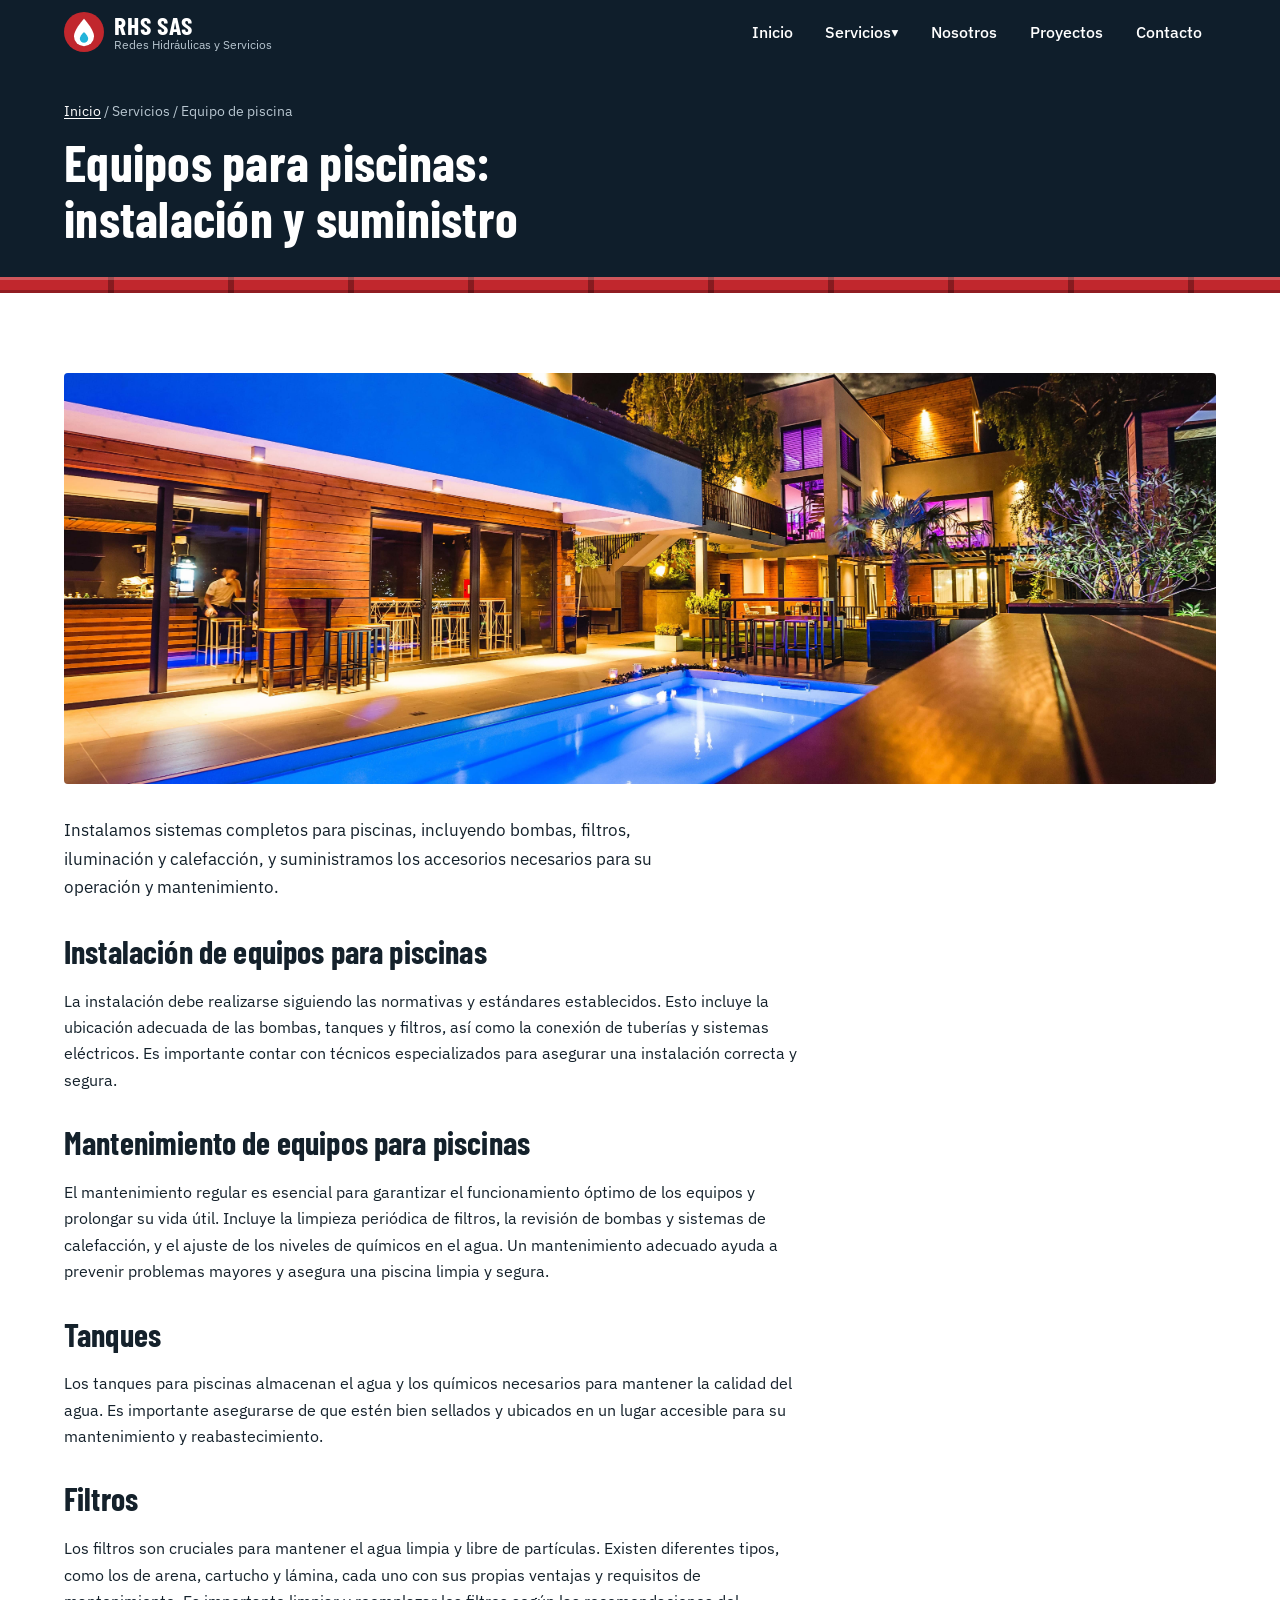
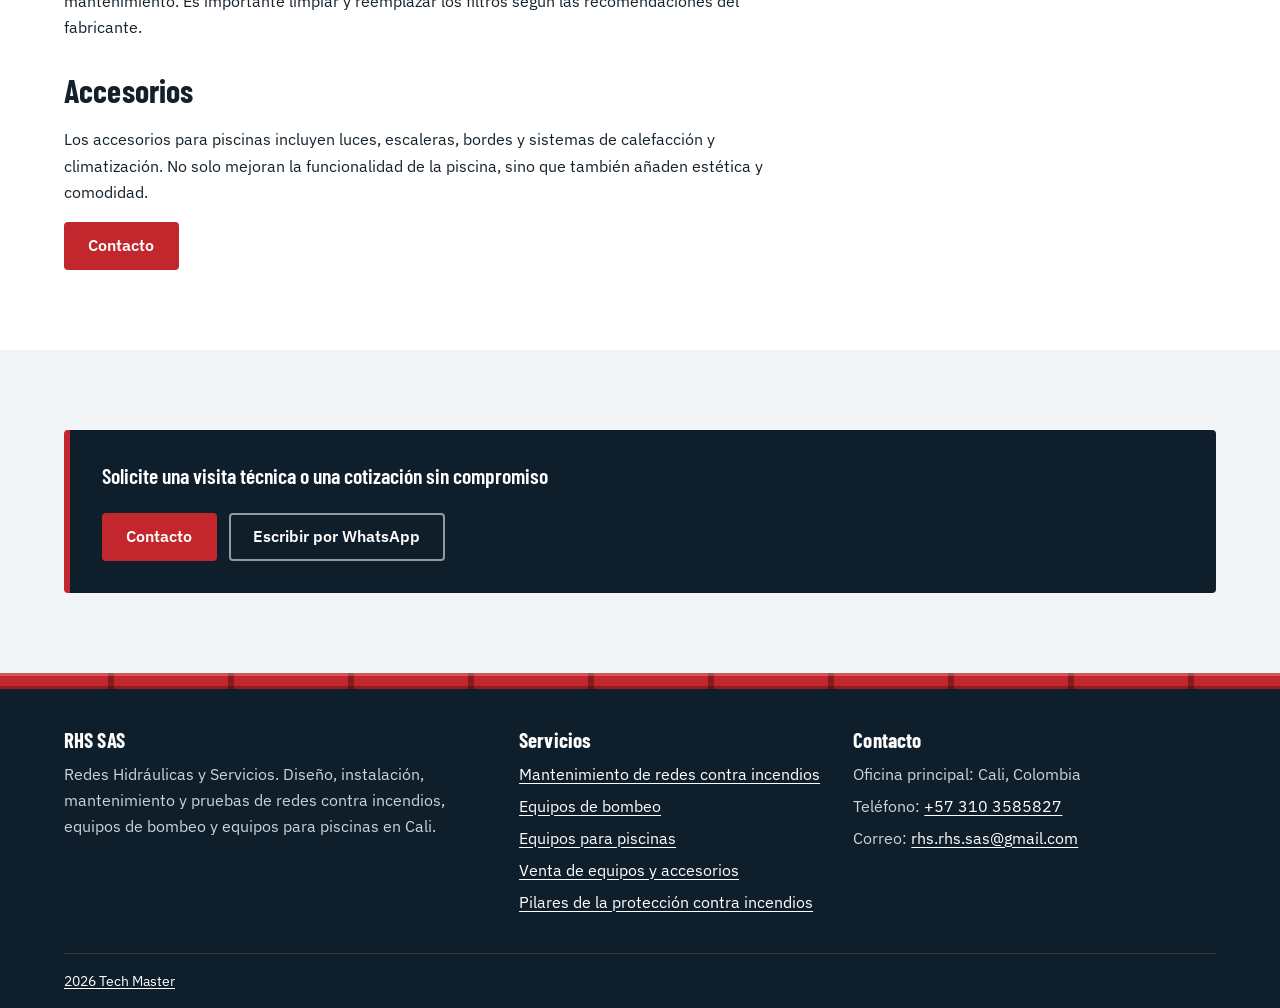
<file: equipos-para-piscinas.html>
<!DOCTYPE html>
<html lang="es-CO">
<head>
  <!-- Google Tag Manager -->
  <script>(function(w,d,s,l,i){w[l]=w[l]||[];w[l].push({'gtm.start':
  new Date().getTime(),event:'gtm.js'});var f=d.getElementsByTagName(s)[0],
  j=d.createElement(s),dl=l!='dataLayer'?'&l='+l:'';j.async=true;j.src=
  'https://www.googletagmanager.com/gtm.js?id='+i+dl;f.parentNode.insertBefore(j,f);
  })(window,document,'script','dataLayer','GTM-WHKBWDS8');</script>
  <!-- End Google Tag Manager -->
  <meta charset="utf-8">
  <meta name="viewport" content="width=device-width, initial-scale=1">
  <title>Equipos para Piscinas en Cali | RHS SAS</title>
  <meta name="description" content="Instalación y venta de bombas, filtros, luces y sistemas de calefacción para piscinas en Cali. Asesoría para su proyecto.">
  <meta name="robots" content="index, follow">
  <link rel="canonical" href="https://www.redcontraincendios.net/equipos-para-piscinas">
  <meta name="google-site-verification" content="AdyVcqmKabd4CoY26H04oUFudaBdYu7BbRZjcWeOcj8">
  <meta name="format-detection" content="telephone=no">
  <meta name="theme-color" content="#0F1E2B">
  <link rel="icon" type="image/svg+xml" href="image/logo-mark.svg">
  <meta property="og:type" content="website">
  <meta property="og:locale" content="es_CO">
  <meta property="og:site_name" content="RHS SAS">
  <meta property="og:title" content="Equipos para Piscinas en Cali | RHS SAS">
  <meta property="og:description" content="Instalación y venta de bombas, filtros, luces y sistemas de calefacción para piscinas en Cali. Asesoría para su proyecto.">
  <meta property="og:url" content="https://www.redcontraincendios.net/equipos-para-piscinas">
  <meta property="og:image" content="https://www.redcontraincendios.net/image/og-rhs.jpg">
  <meta property="og:image:width" content="1200">
  <meta property="og:image:height" content="630">
  <meta name="twitter:card" content="summary_large_image">
  <meta name="twitter:title" content="Equipos para Piscinas en Cali | RHS SAS">
  <meta name="twitter:description" content="Instalación y venta de bombas, filtros, luces y sistemas de calefacción para piscinas en Cali. Asesoría para su proyecto.">
  <meta name="twitter:image" content="https://www.redcontraincendios.net/image/og-rhs.jpg">
  <link rel="preconnect" href="https://fonts.googleapis.com">
  <link rel="preconnect" href="https://fonts.gstatic.com" crossorigin>
  <link rel="stylesheet" href="https://fonts.googleapis.com/css2?family=Barlow+Condensed:wght@600;700&family=IBM+Plex+Sans:wght@400;500;600&display=swap">
  <link rel="stylesheet" href="styles/main.css">
  <script type="application/ld+json">{"@context": "https://schema.org", "@type": "Service", "name": "Instalación y venta de equipos para piscinas", "description": "Instalación y venta de bombas, filtros, luces y sistemas de calefacción para piscinas en Cali.", "url": "https://www.redcontraincendios.net/equipos-para-piscinas", "areaServed": {"@type": "City", "name": "Cali"}, "provider": {"@type": "LocalBusiness", "name": "RHS SAS", "url": "https://www.redcontraincendios.net", "telephone": "+573103585827"}}</script>
</head>
<body>
  <!-- Google Tag Manager (noscript) -->
  <noscript><iframe src="https://www.googletagmanager.com/ns.html?id=GTM-WHKBWDS8"
  height="0" width="0" style="display:none;visibility:hidden"></iframe></noscript>
  <!-- End Google Tag Manager (noscript) -->
<a class="skip-link" href="#contenido">Saltar al contenido</a>
<header class="site-header">
  <div class="container bar">
    <a class="brand" href="./" aria-label="RHS SAS, Redes Hidráulicas y Servicios, inicio">
      <img src="image/logo-mark.svg" alt="" width="40" height="40">
      <span><span class="brand-name">RHS SAS</span><span class="brand-sub">Redes Hidráulicas y Servicios</span></span>
    </a>
    <button class="nav-toggle" type="button" aria-expanded="false" aria-controls="menu" aria-label="Abrir menú"><span></span></button>
    <nav class="menu" id="menu" aria-label="Principal">
      <ul>
        <li><a href="./">Inicio</a></li>
        <li class="has-sub">
          <button class="sub-toggle" type="button" aria-expanded="false">Servicios</button>
          <ul class="sub">
            <li><a href="mantenimiento-red-contra-incendios">Mantenimiento</a></li>
            <li><a href="equipos-de-bombeo">Equipo de bombeo</a></li>
            <li><a href="equipos-para-piscinas" aria-current="page">Equipo de piscina</a></li>
            <li><a href="equipos-y-accesorios">Venta de equipos</a></li>
          </ul>
        </li>
        <li><a href="./#nosotros">Nosotros</a></li>
        <li><a href="./#proyectos">Proyectos</a></li>
        <li><a href="contacto">Contacto</a></li>
      </ul>
    </nav>
  </div>
</header>
<main id="contenido">
<div class="page-head">
  <div class="container">
    <p class="breadcrumb"><a href="./">Inicio</a> / Servicios / Equipo de piscina</p>
    <h1>Equipos para piscinas: instalación y suministro</h1>
  </div>
</div>
<div class="pipe" aria-hidden="true"></div>
<section class="section">
  <div class="container">
<!-- IMAGEN: coloque el archivo /image/banner-piscinas.jpg (1400×500 px). Banner horizontal de una piscina o cuarto de máquinas. -->
<figure class="slot banner" style="--ratio:1400/500" data-slot="image/banner-piscinas.jpg · 1400×500"><img src="image/banner/Banner Piscina 2.jpg" alt="Piscina con equipos instalados por RHS SAS" width="1400" height="500" loading="lazy" decoding="async" onerror="this.remove()"></figure>
    <div class="prose">
      <p class="lead">Instalamos sistemas completos para piscinas, incluyendo bombas, filtros, iluminación y calefacción, y suministramos los accesorios necesarios para su operación y mantenimiento.</p>
      <h2>Instalación de equipos para piscinas</h2>
      <p>La instalación debe realizarse siguiendo las normativas y estándares establecidos. Esto incluye la ubicación adecuada de las bombas, tanques y filtros, así como la conexión de tuberías y sistemas eléctricos. Es importante contar con técnicos especializados para asegurar una instalación correcta y segura.</p>
      <h2>Mantenimiento de equipos para piscinas</h2>
      <p>El mantenimiento regular es esencial para garantizar el funcionamiento óptimo de los equipos y prolongar su vida útil. Incluye la limpieza periódica de filtros, la revisión de bombas y sistemas de calefacción, y el ajuste de los niveles de químicos en el agua. Un mantenimiento adecuado ayuda a prevenir problemas mayores y asegura una piscina limpia y segura.</p>
      <h2>Tanques</h2>
      <p>Los tanques para piscinas almacenan el agua y los químicos necesarios para mantener la calidad del agua. Es importante asegurarse de que estén bien sellados y ubicados en un lugar accesible para su mantenimiento y reabastecimiento.</p>
      <h2>Filtros</h2>
      <p>Los filtros son cruciales para mantener el agua limpia y libre de partículas. Existen diferentes tipos, como los de arena, cartucho y lámina, cada uno con sus propias ventajas y requisitos de mantenimiento. Es importante limpiar y reemplazar los filtros según las recomendaciones del fabricante.</p>
      <h2>Accesorios</h2>
      <p>Los accesorios para piscinas incluyen luces, escaleras, bordes y sistemas de calefacción y climatización. No solo mejoran la funcionalidad de la piscina, sino que también añaden estética y comodidad.</p>
      <a class="btn btn-primary" href="contacto" data-cta="piscinas">Contacto</a>
    </div>
  </div>
</section>
<section class="section section--paper" aria-label="Solicitar cotización">
  <div class="container">
    <div class="callout">
      <p>Solicite una visita técnica o una cotización sin compromiso</p>
      <div class="actions">
        <a class="btn btn-primary" href="contacto" data-cta="franja-final">Contacto</a>
        <a class="btn btn-ghost" href="https://wa.me/573103585827?text=Hola%2C%20quisiera%20solicitar%20una%20cotizaci%C3%B3n%20de%20servicios%20de%20redes%20contra%20incendios." target="_blank" rel="noopener" data-pos="franja-final">Escribir por WhatsApp</a>
      </div>
    </div>
  </div>
</section>
</main>
<footer class="site-footer">
  <div class="pipe" aria-hidden="true"></div>
  <div class="container footer-grid">
    <div>
      <h2>RHS SAS</h2>
      <p>Redes Hidráulicas y Servicios. Diseño, instalación, mantenimiento y pruebas de redes contra incendios, equipos de bombeo y equipos para piscinas en Cali.</p>
    </div>
    <nav aria-label="Servicios">
      <h2>Servicios</h2>
      <ul>
        <li><a href="mantenimiento-red-contra-incendios">Mantenimiento de redes contra incendios</a></li>
        <li><a href="equipos-de-bombeo">Equipos de bombeo</a></li>
        <li><a href="equipos-para-piscinas">Equipos para piscinas</a></li>
        <li><a href="equipos-y-accesorios">Venta de equipos y accesorios</a></li>
        <li><a href="pilares-rci">Pilares de la protección contra incendios</a></li>
      </ul>
    </nav>
    <div>
      <h2>Contacto</h2>
      <ul>
        <li>Oficina principal: Cali, Colombia</li>
        <li>Teléfono: <a href="tel:+573103585827" data-pos="pie">+57 310 3585827</a></li>
        <li>Correo: <a href="mailto:rhs.rhs.sas@gmail.com">rhs.rhs.sas@gmail.com</a></li>
      </ul>
    </div>
  </div>
  <div class="container legal">
    <a href="http://www.tmservicios.net" rel="noopener">2026 Tech Master</a>
  </div>
</footer>
<div class="fab">
  <a class="call" href="tel:+573103585827" data-pos="barra-movil">Llamar</a>
  <a class="wa" href="https://wa.me/573103585827?text=Hola%2C%20quisiera%20solicitar%20una%20cotizaci%C3%B3n%20de%20servicios%20de%20redes%20contra%20incendios." target="_blank" rel="noopener" data-pos="barra-movil">WhatsApp</a>
</div>
<script src="js/config.js"></script>
<script src="js/main.js" defer></script>
</body>
</html>
</file>
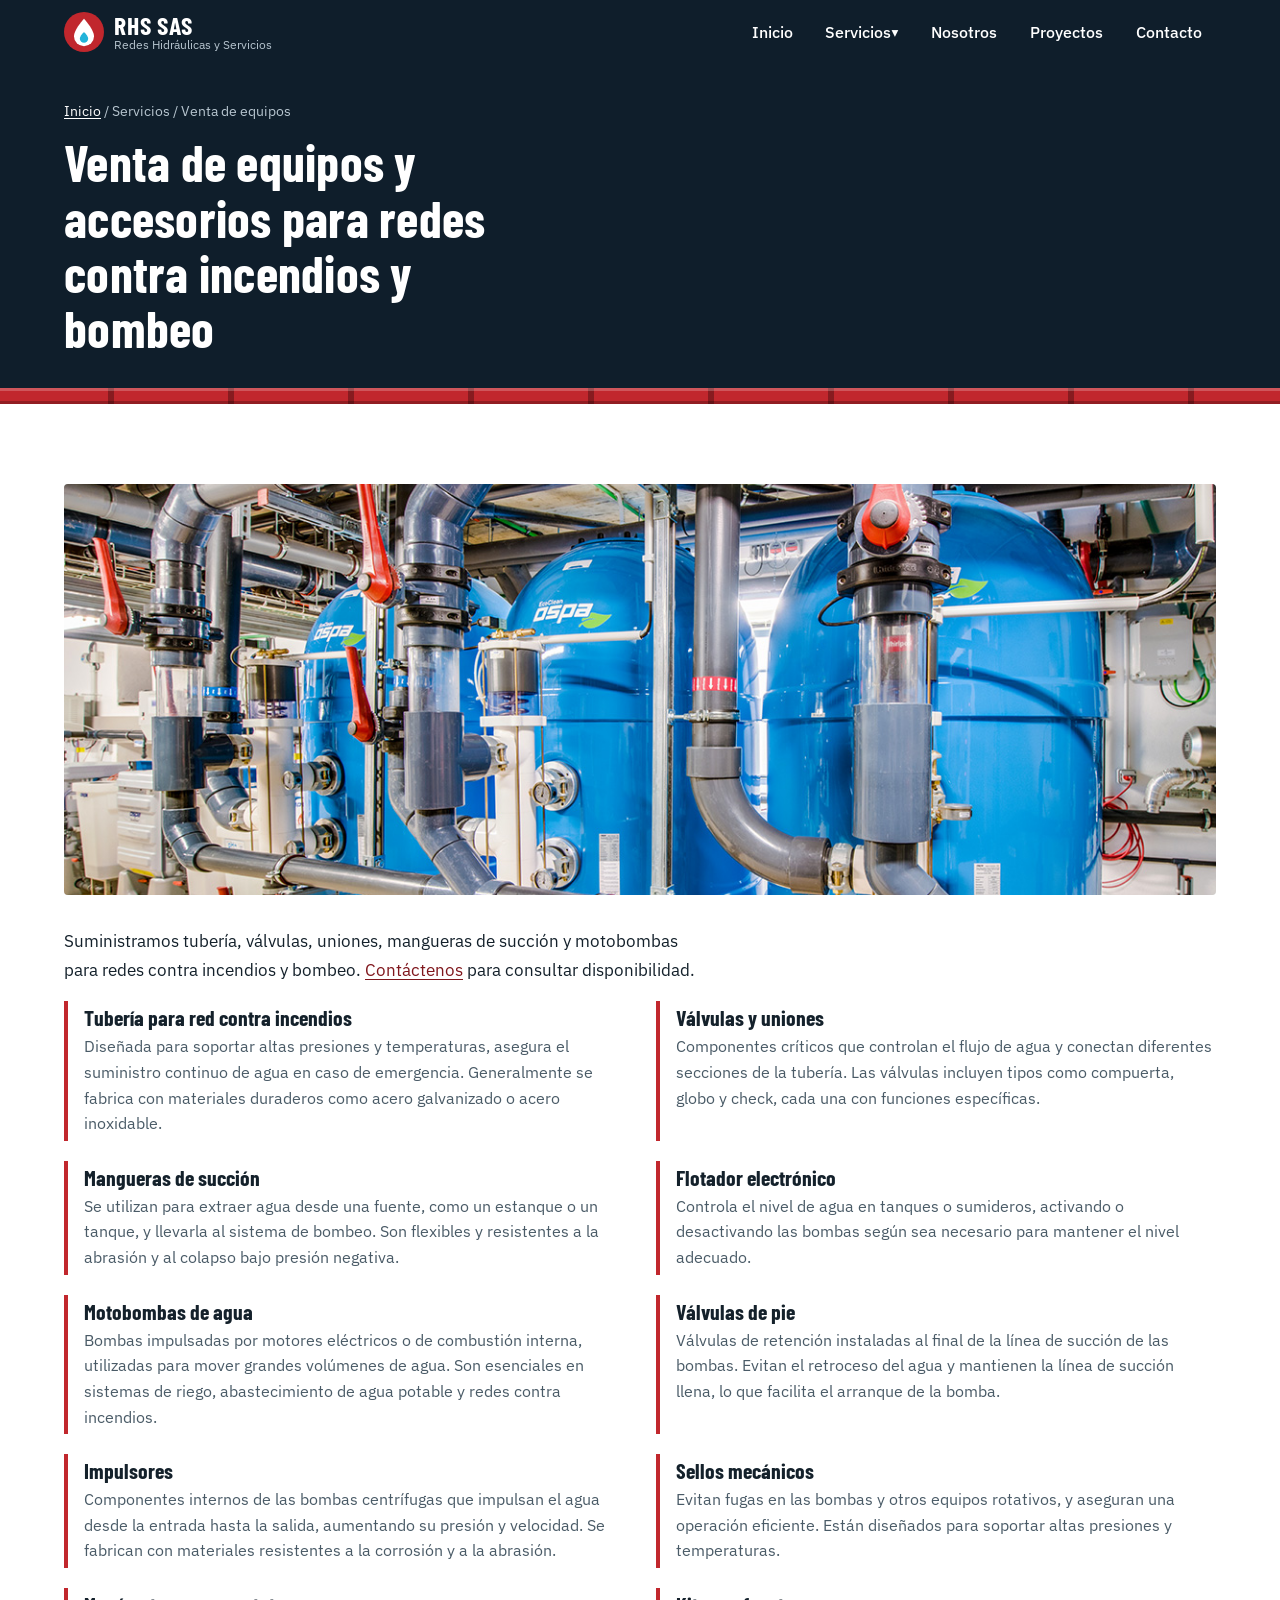
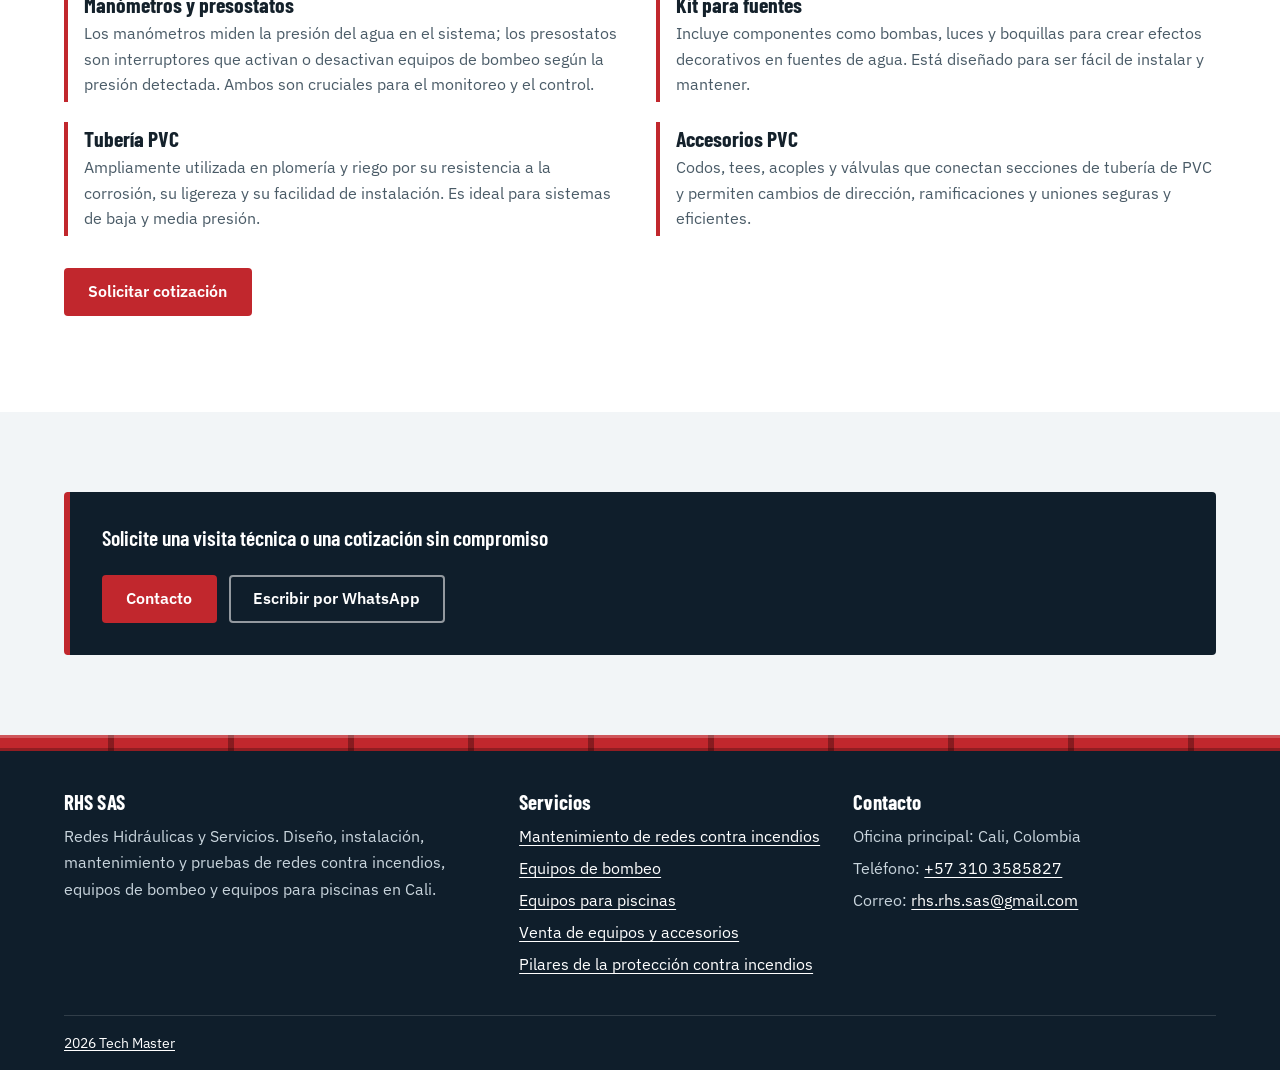
<file: equipos-y-accesorios.html>
<!DOCTYPE html>
<html lang="es-CO">
<head>
  <!-- Google Tag Manager -->
  <script>(function(w,d,s,l,i){w[l]=w[l]||[];w[l].push({'gtm.start':
  new Date().getTime(),event:'gtm.js'});var f=d.getElementsByTagName(s)[0],
  j=d.createElement(s),dl=l!='dataLayer'?'&l='+l:'';j.async=true;j.src=
  'https://www.googletagmanager.com/gtm.js?id='+i+dl;f.parentNode.insertBefore(j,f);
  })(window,document,'script','dataLayer','GTM-WHKBWDS8');</script>
  <!-- End Google Tag Manager -->
  <meta charset="utf-8">
  <meta name="viewport" content="width=device-width, initial-scale=1">
  <title>Tubería, Válvulas y Accesorios Contra Incendios | RHS SAS</title>
  <meta name="description" content="Venta de tubería, válvulas, uniones, mangueras de succión y motobombas para redes contra incendios y bombeo en Cali.">
  <meta name="robots" content="index, follow">
  <link rel="canonical" href="https://www.redcontraincendios.net/equipos-y-accesorios">
  <meta name="google-site-verification" content="AdyVcqmKabd4CoY26H04oUFudaBdYu7BbRZjcWeOcj8">
  <meta name="format-detection" content="telephone=no">
  <meta name="theme-color" content="#0F1E2B">
  <link rel="icon" type="image/svg+xml" href="image/logo-mark.svg">
  <meta property="og:type" content="website">
  <meta property="og:locale" content="es_CO">
  <meta property="og:site_name" content="RHS SAS">
  <meta property="og:title" content="Tubería, Válvulas y Accesorios Contra Incendios | RHS SAS">
  <meta property="og:description" content="Venta de tubería, válvulas, uniones, mangueras de succión y motobombas para redes contra incendios y bombeo en Cali.">
  <meta property="og:url" content="https://www.redcontraincendios.net/equipos-y-accesorios">
  <meta property="og:image" content="https://www.redcontraincendios.net/image/og-rhs.jpg">
  <meta property="og:image:width" content="1200">
  <meta property="og:image:height" content="630">
  <meta name="twitter:card" content="summary_large_image">
  <meta name="twitter:title" content="Tubería, Válvulas y Accesorios Contra Incendios | RHS SAS">
  <meta name="twitter:description" content="Venta de tubería, válvulas, uniones, mangueras de succión y motobombas para redes contra incendios y bombeo en Cali.">
  <meta name="twitter:image" content="https://www.redcontraincendios.net/image/og-rhs.jpg">
  <link rel="preconnect" href="https://fonts.googleapis.com">
  <link rel="preconnect" href="https://fonts.gstatic.com" crossorigin>
  <link rel="stylesheet" href="https://fonts.googleapis.com/css2?family=Barlow+Condensed:wght@600;700&family=IBM+Plex+Sans:wght@400;500;600&display=swap">
  <link rel="stylesheet" href="styles/main.css">
</head>
<body>
  <!-- Google Tag Manager (noscript) -->
  <noscript><iframe src="https://www.googletagmanager.com/ns.html?id=GTM-WHKBWDS8"
  height="0" width="0" style="display:none;visibility:hidden"></iframe></noscript>
  <!-- End Google Tag Manager (noscript) -->
<a class="skip-link" href="#contenido">Saltar al contenido</a>
<header class="site-header">
  <div class="container bar">
    <a class="brand" href="./" aria-label="RHS SAS, Redes Hidráulicas y Servicios, inicio">
      <img src="image/logo-mark.svg" alt="" width="40" height="40">
      <span><span class="brand-name">RHS SAS</span><span class="brand-sub">Redes Hidráulicas y Servicios</span></span>
    </a>
    <button class="nav-toggle" type="button" aria-expanded="false" aria-controls="menu" aria-label="Abrir menú"><span></span></button>
    <nav class="menu" id="menu" aria-label="Principal">
      <ul>
        <li><a href="./">Inicio</a></li>
        <li class="has-sub">
          <button class="sub-toggle" type="button" aria-expanded="false">Servicios</button>
          <ul class="sub">
            <li><a href="mantenimiento-red-contra-incendios">Mantenimiento</a></li>
            <li><a href="equipos-de-bombeo">Equipo de bombeo</a></li>
            <li><a href="equipos-para-piscinas">Equipo de piscina</a></li>
            <li><a href="equipos-y-accesorios" aria-current="page">Venta de equipos</a></li>
          </ul>
        </li>
        <li><a href="./#nosotros">Nosotros</a></li>
        <li><a href="./#proyectos">Proyectos</a></li>
        <li><a href="contacto">Contacto</a></li>
      </ul>
    </nav>
  </div>
</header>
<main id="contenido">
<div class="page-head">
  <div class="container">
    <p class="breadcrumb"><a href="./">Inicio</a> / Servicios / Venta de equipos</p>
    <h1>Venta de equipos y accesorios para redes contra incendios y bombeo</h1>
  </div>
</div>
<div class="pipe" aria-hidden="true"></div>
<section class="section">
  <div class="container">
<!-- IMAGEN: coloque el archivo /image/banner-equipos.jpg (1400×500 px). Banner horizontal de tubería o accesorios. -->
<figure class="slot banner" style="--ratio:1400/500" data-slot="image/banner-equipos.jpg · 1400×500"><img src="image/banner/sistema-bombeo-piscina.jpg" alt="Tubería y accesorios para redes contra incendios" width="1400" height="500" loading="lazy" decoding="async" onerror="this.remove()"></figure>
    <p class="lead">Suministramos tubería, válvulas, uniones, mangueras de succión y motobombas para redes contra incendios y bombeo. <a href="contacto">Contáctenos</a> para consultar disponibilidad.</p>
    <dl class="defs">
      <div><dt>Tubería para red contra incendios</dt><dd>Diseñada para soportar altas presiones y temperaturas, asegura el suministro continuo de agua en caso de emergencia. Generalmente se fabrica con materiales duraderos como acero galvanizado o acero inoxidable.</dd></div>
      <div><dt>Válvulas y uniones</dt><dd>Componentes críticos que controlan el flujo de agua y conectan diferentes secciones de la tubería. Las válvulas incluyen tipos como compuerta, globo y check, cada una con funciones específicas.</dd></div>
      <div><dt>Mangueras de succión</dt><dd>Se utilizan para extraer agua desde una fuente, como un estanque o un tanque, y llevarla al sistema de bombeo. Son flexibles y resistentes a la abrasión y al colapso bajo presión negativa.</dd></div>
      <div><dt>Flotador electrónico</dt><dd>Controla el nivel de agua en tanques o sumideros, activando o desactivando las bombas según sea necesario para mantener el nivel adecuado.</dd></div>
      <div><dt>Motobombas de agua</dt><dd>Bombas impulsadas por motores eléctricos o de combustión interna, utilizadas para mover grandes volúmenes de agua. Son esenciales en sistemas de riego, abastecimiento de agua potable y redes contra incendios.</dd></div>
      <div><dt>Válvulas de pie</dt><dd>Válvulas de retención instaladas al final de la línea de succión de las bombas. Evitan el retroceso del agua y mantienen la línea de succión llena, lo que facilita el arranque de la bomba.</dd></div>
      <div><dt>Impulsores</dt><dd>Componentes internos de las bombas centrífugas que impulsan el agua desde la entrada hasta la salida, aumentando su presión y velocidad. Se fabrican con materiales resistentes a la corrosión y a la abrasión.</dd></div>
      <div><dt>Sellos mecánicos</dt><dd>Evitan fugas en las bombas y otros equipos rotativos, y aseguran una operación eficiente. Están diseñados para soportar altas presiones y temperaturas.</dd></div>
      <div><dt>Manómetros y presostatos</dt><dd>Los manómetros miden la presión del agua en el sistema; los presostatos son interruptores que activan o desactivan equipos de bombeo según la presión detectada. Ambos son cruciales para el monitoreo y el control.</dd></div>
      <div><dt>Kit para fuentes</dt><dd>Incluye componentes como bombas, luces y boquillas para crear efectos decorativos en fuentes de agua. Está diseñado para ser fácil de instalar y mantener.</dd></div>
      <div><dt>Tubería PVC</dt><dd>Ampliamente utilizada en plomería y riego por su resistencia a la corrosión, su ligereza y su facilidad de instalación. Es ideal para sistemas de baja y media presión.</dd></div>
      <div><dt>Accesorios PVC</dt><dd>Codos, tees, acoples y válvulas que conectan secciones de tubería de PVC y permiten cambios de dirección, ramificaciones y uniones seguras y eficientes.</dd></div>
    </dl>
    <p style="margin-top:2rem"><a class="btn btn-primary" href="contacto" data-cta="equipos">Solicitar cotización</a></p>
  </div>
</section>
<section class="section section--paper" aria-label="Solicitar cotización">
  <div class="container">
    <div class="callout">
      <p>Solicite una visita técnica o una cotización sin compromiso</p>
      <div class="actions">
        <a class="btn btn-primary" href="contacto" data-cta="franja-final">Contacto</a>
        <a class="btn btn-ghost" href="https://wa.me/573103585827?text=Hola%2C%20quisiera%20solicitar%20una%20cotizaci%C3%B3n%20de%20servicios%20de%20redes%20contra%20incendios." target="_blank" rel="noopener" data-pos="franja-final">Escribir por WhatsApp</a>
      </div>
    </div>
  </div>
</section>
</main>
<footer class="site-footer">
  <div class="pipe" aria-hidden="true"></div>
  <div class="container footer-grid">
    <div>
      <h2>RHS SAS</h2>
      <p>Redes Hidráulicas y Servicios. Diseño, instalación, mantenimiento y pruebas de redes contra incendios, equipos de bombeo y equipos para piscinas en Cali.</p>
    </div>
    <nav aria-label="Servicios">
      <h2>Servicios</h2>
      <ul>
        <li><a href="mantenimiento-red-contra-incendios">Mantenimiento de redes contra incendios</a></li>
        <li><a href="equipos-de-bombeo">Equipos de bombeo</a></li>
        <li><a href="equipos-para-piscinas">Equipos para piscinas</a></li>
        <li><a href="equipos-y-accesorios">Venta de equipos y accesorios</a></li>
        <li><a href="pilares-rci">Pilares de la protección contra incendios</a></li>
      </ul>
    </nav>
    <div>
      <h2>Contacto</h2>
      <ul>
        <li>Oficina principal: Cali, Colombia</li>
        <li>Teléfono: <a href="tel:+573103585827" data-pos="pie">+57 310 3585827</a></li>
        <li>Correo: <a href="mailto:rhs.rhs.sas@gmail.com">rhs.rhs.sas@gmail.com</a></li>
      </ul>
    </div>
  </div>
  <div class="container legal">
    <a href="http://www.tmservicios.net" rel="noopener">2026 Tech Master</a>
  </div>
</footer>
<div class="fab">
  <a class="call" href="tel:+573103585827" data-pos="barra-movil">Llamar</a>
  <a class="wa" href="https://wa.me/573103585827?text=Hola%2C%20quisiera%20solicitar%20una%20cotizaci%C3%B3n%20de%20servicios%20de%20redes%20contra%20incendios." target="_blank" rel="noopener" data-pos="barra-movil">WhatsApp</a>
</div>
<script src="js/config.js"></script>
<script src="js/main.js" defer></script>
</body>
</html>
</file>
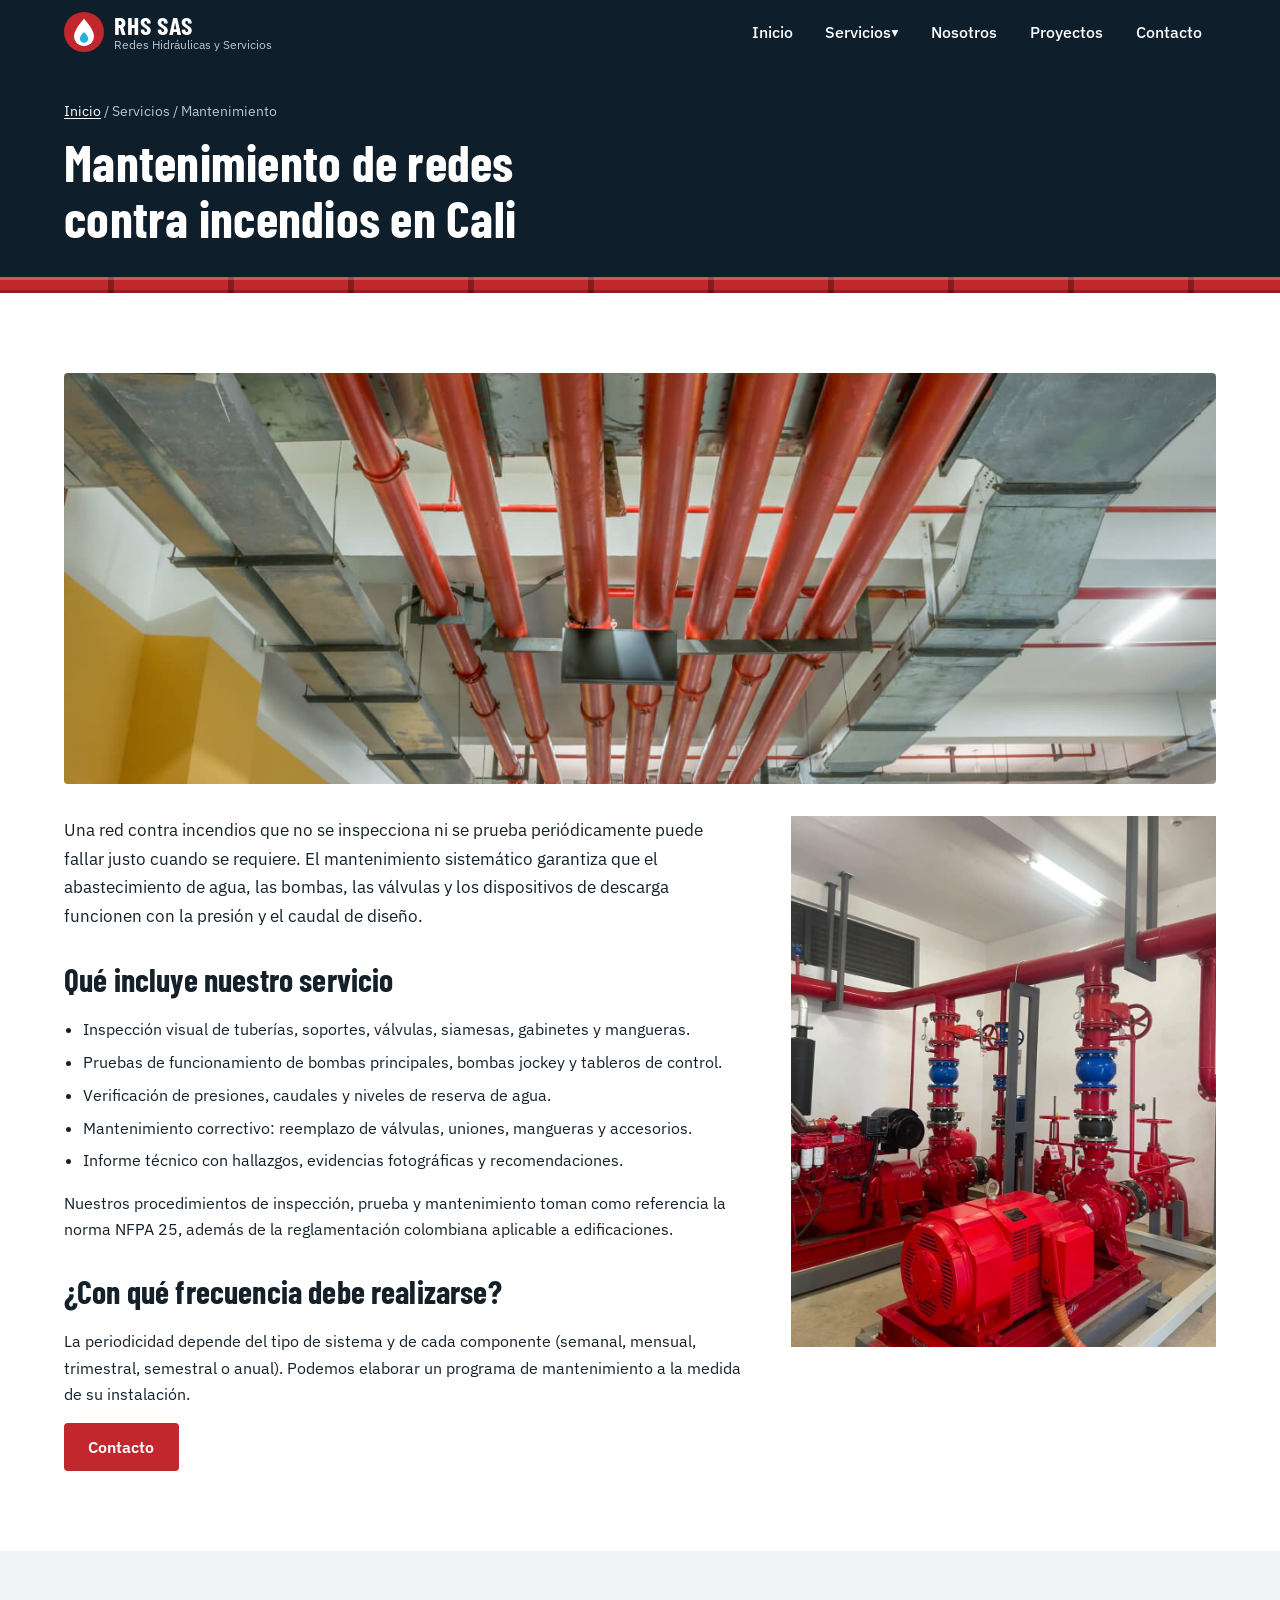
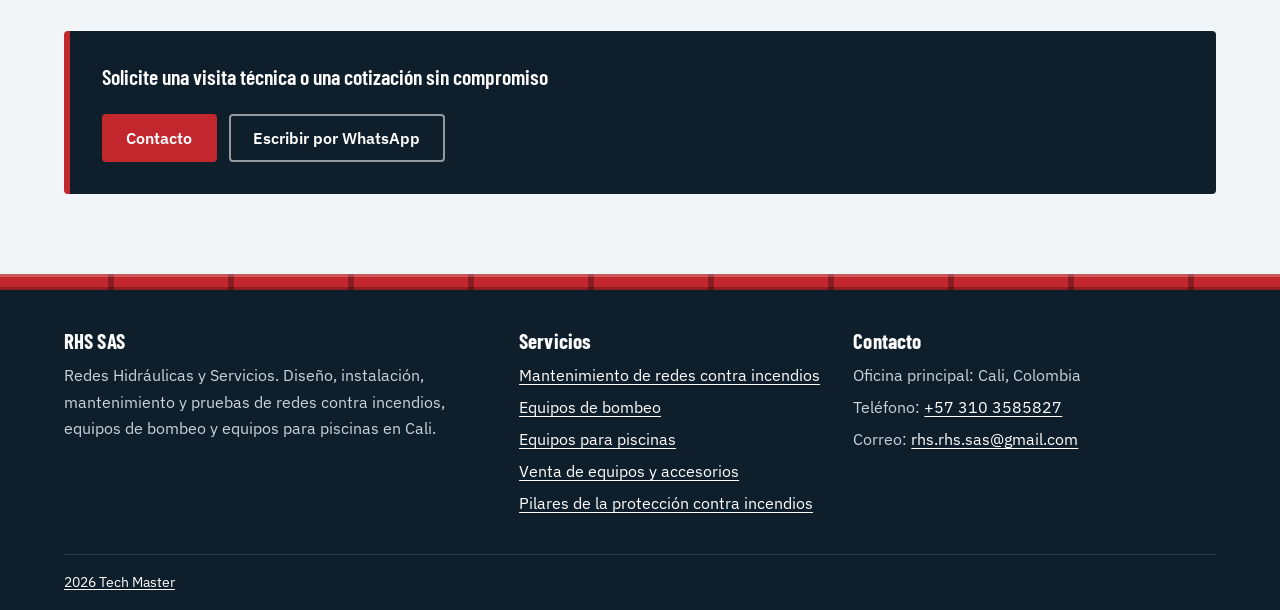
<file: mantenimiento-red-contra-incendios.html>
<!DOCTYPE html>
<html lang="es-CO">
<head>
  <!-- Google Tag Manager -->
  <script>(function(w,d,s,l,i){w[l]=w[l]||[];w[l].push({'gtm.start':
  new Date().getTime(),event:'gtm.js'});var f=d.getElementsByTagName(s)[0],
  j=d.createElement(s),dl=l!='dataLayer'?'&l='+l:'';j.async=true;j.src=
  'https://www.googletagmanager.com/gtm.js?id='+i+dl;f.parentNode.insertBefore(j,f);
  })(window,document,'script','dataLayer','GTM-WHKBWDS8');</script>
  <!-- End Google Tag Manager -->
  <meta charset="utf-8">
  <meta name="viewport" content="width=device-width, initial-scale=1">
  <title>Mantenimiento de Red Contra Incendios en Cali | RHS SAS</title>
  <meta name="description" content="Inspección, pruebas y mantenimiento preventivo y correctivo de redes contra incendios, bombas y rociadores en Cali. Solicite su visita técnica.">
  <meta name="robots" content="index, follow">
  <link rel="canonical" href="https://www.redcontraincendios.net/mantenimiento-red-contra-incendios">
  <meta name="google-site-verification" content="AdyVcqmKabd4CoY26H04oUFudaBdYu7BbRZjcWeOcj8">
  <meta name="format-detection" content="telephone=no">
  <meta name="theme-color" content="#0F1E2B">
  <link rel="icon" type="image/svg+xml" href="image/logo-mark.svg">
  <meta property="og:type" content="website">
  <meta property="og:locale" content="es_CO">
  <meta property="og:site_name" content="RHS SAS">
  <meta property="og:title" content="Mantenimiento de Red Contra Incendios en Cali | RHS SAS">
  <meta property="og:description" content="Inspección, pruebas y mantenimiento preventivo y correctivo de redes contra incendios, bombas y rociadores en Cali. Solicite su visita técnica.">
  <meta property="og:url" content="https://www.redcontraincendios.net/mantenimiento-red-contra-incendios">
  <meta property="og:image" content="https://www.redcontraincendios.net/image/og-rhs.jpg">
  <meta property="og:image:width" content="1200">
  <meta property="og:image:height" content="630">
  <meta name="twitter:card" content="summary_large_image">
  <meta name="twitter:title" content="Mantenimiento de Red Contra Incendios en Cali | RHS SAS">
  <meta name="twitter:description" content="Inspección, pruebas y mantenimiento preventivo y correctivo de redes contra incendios, bombas y rociadores en Cali. Solicite su visita técnica.">
  <meta name="twitter:image" content="https://www.redcontraincendios.net/image/og-rhs.jpg">
  <link rel="preconnect" href="https://fonts.googleapis.com">
  <link rel="preconnect" href="https://fonts.gstatic.com" crossorigin>
  <link rel="stylesheet" href="https://fonts.googleapis.com/css2?family=Barlow+Condensed:wght@600;700&family=IBM+Plex+Sans:wght@400;500;600&display=swap">
  <link rel="stylesheet" href="styles/main.css">
  <script type="application/ld+json">{"@context": "https://schema.org", "@type": "Service", "name": "Mantenimiento de redes contra incendios", "description": "Inspección, pruebas y mantenimiento preventivo y correctivo de redes contra incendios, bombas y rociadores en Cali.", "url": "https://www.redcontraincendios.net/mantenimiento-red-contra-incendios", "areaServed": {"@type": "City", "name": "Cali"}, "provider": {"@type": "LocalBusiness", "name": "RHS SAS", "url": "https://www.redcontraincendios.net", "telephone": "+573103585827"}}</script>
</head>
<body>
  <!-- Google Tag Manager (noscript) -->
  <noscript><iframe src="https://www.googletagmanager.com/ns.html?id=GTM-WHKBWDS8"
  height="0" width="0" style="display:none;visibility:hidden"></iframe></noscript>
  <!-- End Google Tag Manager (noscript) -->
<a class="skip-link" href="#contenido">Saltar al contenido</a>
<header class="site-header">
  <div class="container bar">
    <a class="brand" href="./" aria-label="RHS SAS, Redes Hidráulicas y Servicios, inicio">
      <img src="image/logo-mark.svg" alt="" width="40" height="40">
      <span><span class="brand-name">RHS SAS</span><span class="brand-sub">Redes Hidráulicas y Servicios</span></span>
    </a>
    <button class="nav-toggle" type="button" aria-expanded="false" aria-controls="menu" aria-label="Abrir menú"><span></span></button>
    <nav class="menu" id="menu" aria-label="Principal">
      <ul>
        <li><a href="./">Inicio</a></li>
        <li class="has-sub">
          <button class="sub-toggle" type="button" aria-expanded="false">Servicios</button>
          <ul class="sub">
            <li><a href="mantenimiento-red-contra-incendios" aria-current="page">Mantenimiento</a></li>
            <li><a href="equipos-de-bombeo">Equipo de bombeo</a></li>
            <li><a href="equipos-para-piscinas">Equipo de piscina</a></li>
            <li><a href="equipos-y-accesorios">Venta de equipos</a></li>
          </ul>
        </li>
        <li><a href="./#nosotros">Nosotros</a></li>
        <li><a href="./#proyectos">Proyectos</a></li>
        <li><a href="contacto">Contacto</a></li>
      </ul>
    </nav>
  </div>
</header>
<main id="contenido">
<div class="page-head">
  <div class="container">
    <p class="breadcrumb"><a href="./">Inicio</a> / Servicios / Mantenimiento</p>
    <h1>Mantenimiento de redes contra incendios en Cali</h1>
  </div>
</div>
<div class="pipe" aria-hidden="true"></div>
<section class="section">
  <div class="container">
<!-- IMAGEN: coloque el archivo /image/banner-mantenimiento.jpg (1400×500 px). Banner horizontal de bombas o tubería. -->
<figure class="slot banner" style="--ratio:1400/500" data-slot="image/banner-mantenimiento.jpg · 1400×500"><img src="image/banner/tuberia_area_01.jpg" alt="Sistema de bombeo de una red contra incendios" width="1400" height="500" loading="lazy" decoding="async" onerror="this.remove()"></figure>
    <div class="split">
      <div class="prose">
        <p class="lead">Una red contra incendios que no se inspecciona ni se prueba periódicamente puede fallar justo cuando se requiere. El mantenimiento sistemático garantiza que el abastecimiento de agua, las bombas, las válvulas y los dispositivos de descarga funcionen con la presión y el caudal de diseño.</p>
        <h2>Qué incluye nuestro servicio</h2>
        <ul>
          <li>Inspección visual de tuberías, soportes, válvulas, siamesas, gabinetes y mangueras.</li>
          <li>Pruebas de funcionamiento de bombas principales, bombas jockey y tableros de control.</li>
          <li>Verificación de presiones, caudales y niveles de reserva de agua.</li>
          <li>Mantenimiento correctivo: reemplazo de válvulas, uniones, mangueras y accesorios.</li>
          <li>Informe técnico con hallazgos, evidencias fotográficas y recomendaciones.</li>
        </ul>
        <p>Nuestros procedimientos de inspección, prueba y mantenimiento toman como referencia la norma NFPA 25, además de la reglamentación colombiana aplicable a edificaciones.</p>
        <h2>¿Con qué frecuencia debe realizarse?</h2>
        <p>La periodicidad depende del tipo de sistema y de cada componente (semanal, mensual, trimestral, semestral o anual). Podemos elaborar un programa de mantenimiento a la medida de su instalación.</p>
        <a class="btn btn-primary" href="contacto" data-cta="mantenimiento">Contacto</a>
      </div>
      <div>
        <!-- IMAGEN: coloque el archivo /image/mantenimiento-01.jpg (640×800 px). Foto vertical de una inspección o prueba de bombas. -->
<figure class="slot " style="--ratio:640/800" data-slot="image/mantenimiento-01.jpg · 640×800"><img src="image/banner/equipo_bombeo.jpeg" alt="Inspección de una red contra incendios por técnicos de RHS SAS" width="640" height="800" loading="lazy" decoding="async" onerror="this.remove()"></figure>
      </div>
    </div>
  </div>
</section>
<section class="section section--paper" aria-label="Solicitar cotización">
  <div class="container">
    <div class="callout">
      <p>Solicite una visita técnica o una cotización sin compromiso</p>
      <div class="actions">
        <a class="btn btn-primary" href="contacto" data-cta="franja-final">Contacto</a>
        <a class="btn btn-ghost" href="https://wa.me/573103585827?text=Hola%2C%20quisiera%20solicitar%20una%20cotizaci%C3%B3n%20de%20servicios%20de%20redes%20contra%20incendios." target="_blank" rel="noopener" data-pos="franja-final">Escribir por WhatsApp</a>
      </div>
    </div>
  </div>
</section>
</main>
<footer class="site-footer">
  <div class="pipe" aria-hidden="true"></div>
  <div class="container footer-grid">
    <div>
      <h2>RHS SAS</h2>
      <p>Redes Hidráulicas y Servicios. Diseño, instalación, mantenimiento y pruebas de redes contra incendios, equipos de bombeo y equipos para piscinas en Cali.</p>
    </div>
    <nav aria-label="Servicios">
      <h2>Servicios</h2>
      <ul>
        <li><a href="mantenimiento-red-contra-incendios">Mantenimiento de redes contra incendios</a></li>
        <li><a href="equipos-de-bombeo">Equipos de bombeo</a></li>
        <li><a href="equipos-para-piscinas">Equipos para piscinas</a></li>
        <li><a href="equipos-y-accesorios">Venta de equipos y accesorios</a></li>
        <li><a href="pilares-rci">Pilares de la protección contra incendios</a></li>
      </ul>
    </nav>
    <div>
      <h2>Contacto</h2>
      <ul>
        <li>Oficina principal: Cali, Colombia</li>
        <li>Teléfono: <a href="tel:+573103585827" data-pos="pie">+57 310 3585827</a></li>
        <li>Correo: <a href="mailto:rhs.rhs.sas@gmail.com">rhs.rhs.sas@gmail.com</a></li>
      </ul>
    </div>
  </div>
  <div class="container legal">
    <a href="http://www.tmservicios.net" rel="noopener">2026 Tech Master</a>
  </div>
</footer>
<div class="fab">
  <a class="call" href="tel:+573103585827" data-pos="barra-movil">Llamar</a>
  <a class="wa" href="https://wa.me/573103585827?text=Hola%2C%20quisiera%20solicitar%20una%20cotizaci%C3%B3n%20de%20servicios%20de%20redes%20contra%20incendios." target="_blank" rel="noopener" data-pos="barra-movil">WhatsApp</a>
</div>
<script src="js/config.js"></script>
<script src="js/main.js" defer></script>
</body>
</html>
</file>
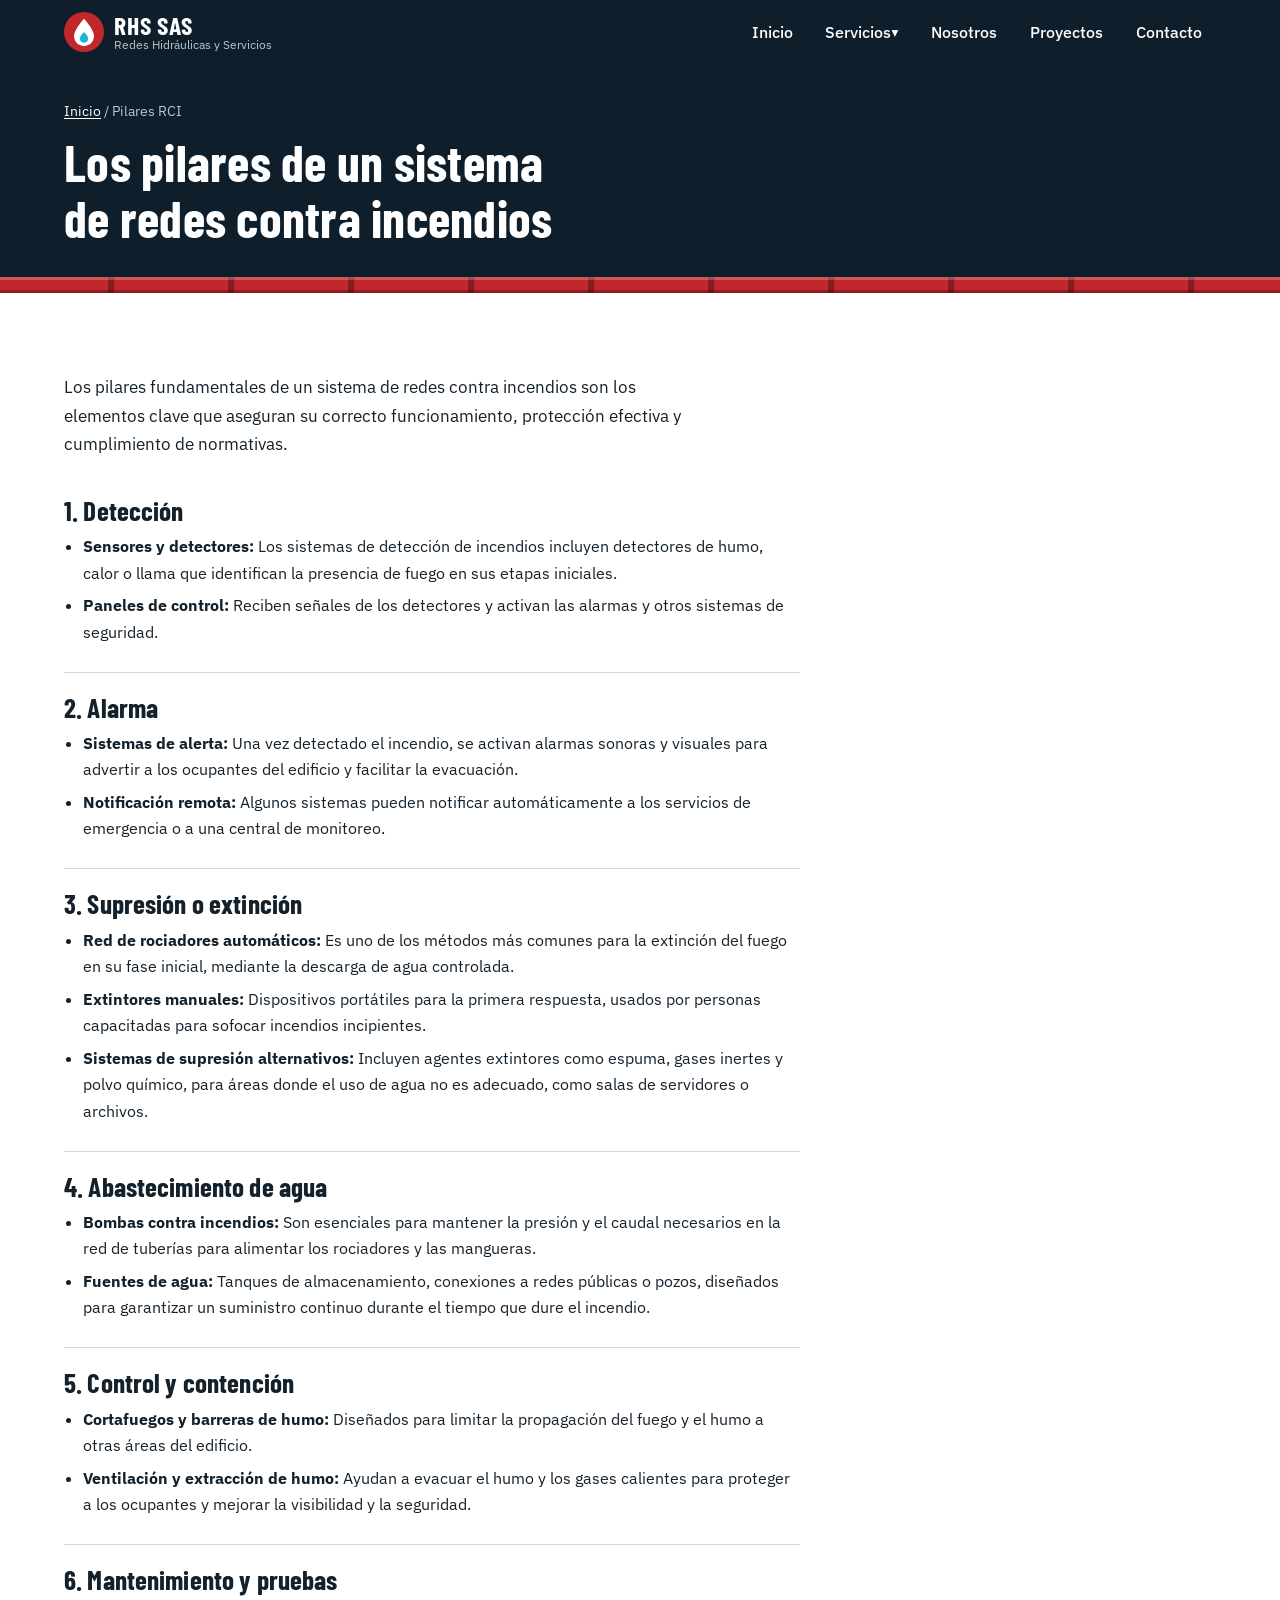
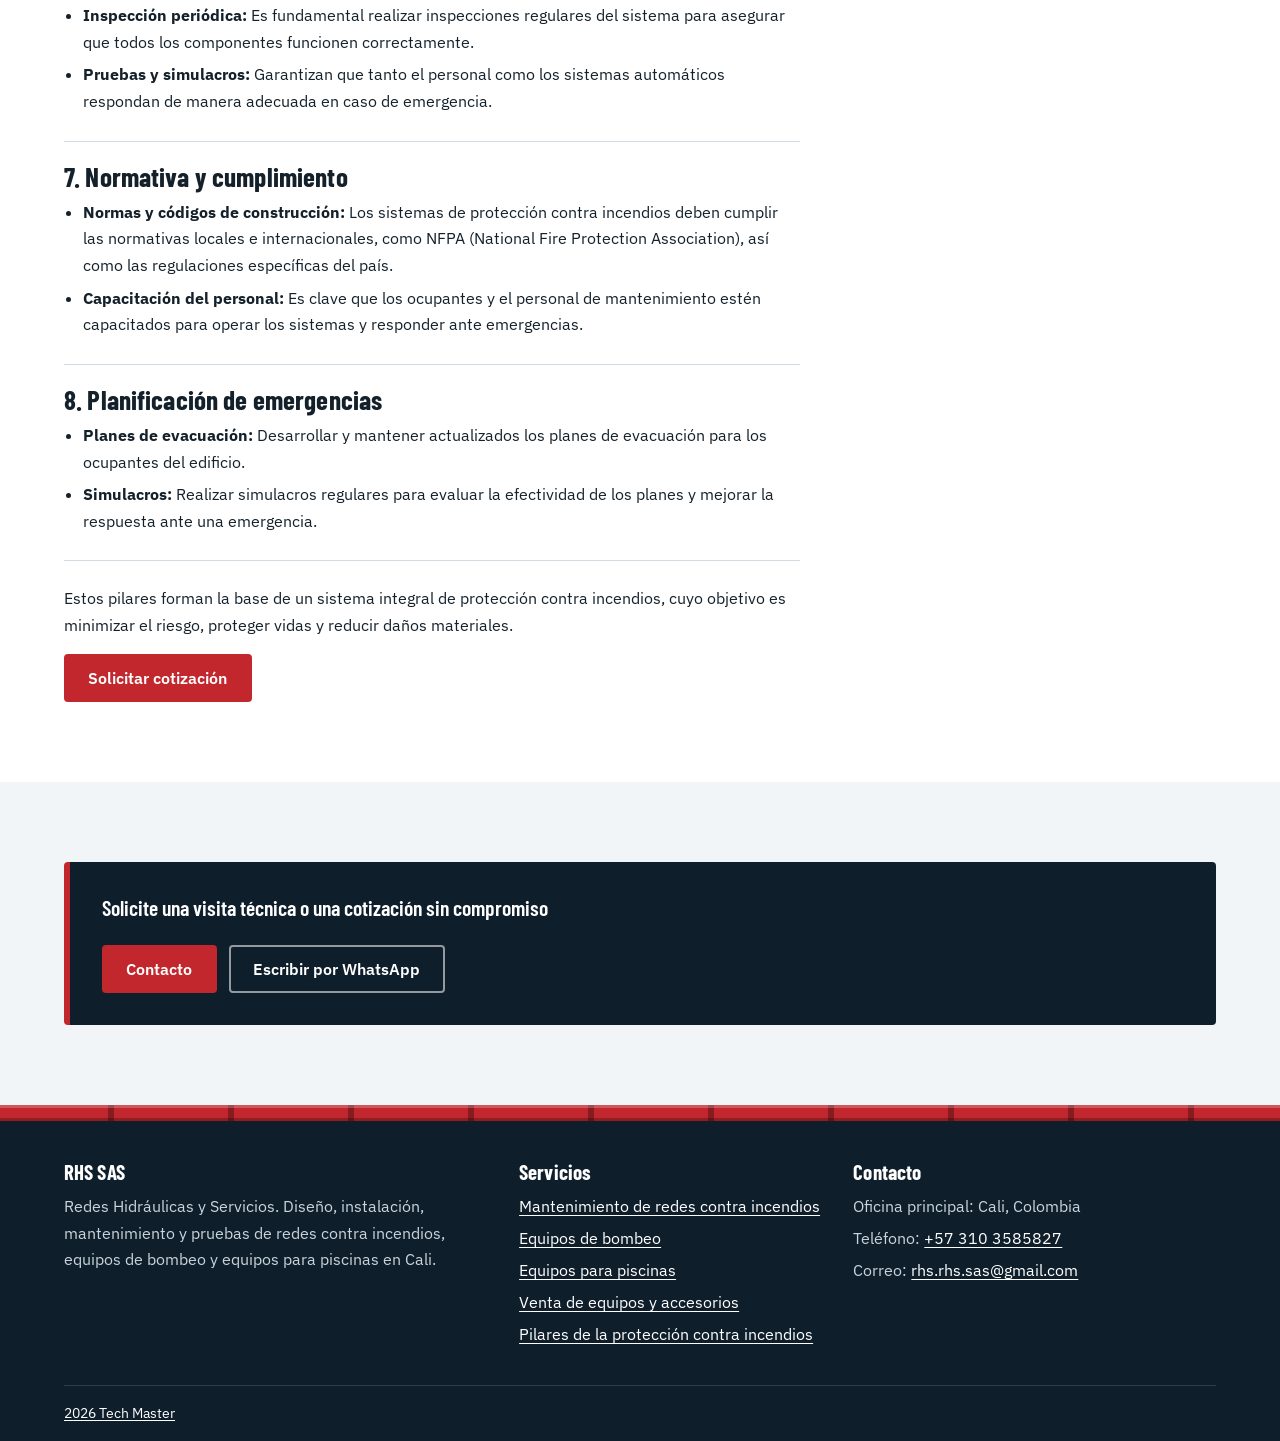
<file: pilares-rci.html>
<!DOCTYPE html>
<html lang="es-CO">
<head>
  <!-- Google Tag Manager -->
  <script>(function(w,d,s,l,i){w[l]=w[l]||[];w[l].push({'gtm.start':
  new Date().getTime(),event:'gtm.js'});var f=d.getElementsByTagName(s)[0],
  j=d.createElement(s),dl=l!='dataLayer'?'&l='+l:'';j.async=true;j.src=
  'https://www.googletagmanager.com/gtm.js?id='+i+dl;f.parentNode.insertBefore(j,f);
  })(window,document,'script','dataLayer','GTM-WHKBWDS8');</script>
  <!-- End Google Tag Manager -->
  <meta charset="utf-8">
  <meta name="viewport" content="width=device-width, initial-scale=1">
  <title>PILARES RCI | RHS SAS</title>
  <meta name="description" content="Los pilares fundamentales de un sistema de redes contra incendios son los elementos clave que aseguran su correcto funcionamiento, protección efectiva y cumplimiento de normativas.">
  <meta name="robots" content="index, follow">
  <link rel="canonical" href="https://www.redcontraincendios.net/pilares-rci">
  <meta name="google-site-verification" content="AdyVcqmKabd4CoY26H04oUFudaBdYu7BbRZjcWeOcj8">
  <meta name="format-detection" content="telephone=no">
  <meta name="theme-color" content="#0F1E2B">
  <link rel="icon" type="image/svg+xml" href="image/logo-mark.svg">
  <meta property="og:type" content="website">
  <meta property="og:locale" content="es_CO">
  <meta property="og:site_name" content="RHS SAS">
  <meta property="og:title" content="PILARES RCI | RHS SAS">
  <meta property="og:description" content="Los pilares fundamentales de un sistema de redes contra incendios son los elementos clave que aseguran su correcto funcionamiento, protección efectiva y cumplimiento de normativas.">
  <meta property="og:url" content="https://www.redcontraincendios.net/pilares-rci">
  <meta property="og:image" content="https://www.redcontraincendios.net/image/og-rhs.jpg">
  <meta property="og:image:width" content="1200">
  <meta property="og:image:height" content="630">
  <meta name="twitter:card" content="summary_large_image">
  <meta name="twitter:title" content="PILARES RCI | RHS SAS">
  <meta name="twitter:description" content="Los pilares fundamentales de un sistema de redes contra incendios son los elementos clave que aseguran su correcto funcionamiento, protección efectiva y cumplimiento de normativas.">
  <meta name="twitter:image" content="https://www.redcontraincendios.net/image/og-rhs.jpg">
  <link rel="preconnect" href="https://fonts.googleapis.com">
  <link rel="preconnect" href="https://fonts.gstatic.com" crossorigin>
  <link rel="stylesheet" href="https://fonts.googleapis.com/css2?family=Barlow+Condensed:wght@600;700&family=IBM+Plex+Sans:wght@400;500;600&display=swap">
  <link rel="stylesheet" href="styles/main.css">
</head>
<body>
  <!-- Google Tag Manager (noscript) -->
  <noscript><iframe src="https://www.googletagmanager.com/ns.html?id=GTM-WHKBWDS8"
  height="0" width="0" style="display:none;visibility:hidden"></iframe></noscript>
  <!-- End Google Tag Manager (noscript) -->
<a class="skip-link" href="#contenido">Saltar al contenido</a>
<header class="site-header">
  <div class="container bar">
    <a class="brand" href="./" aria-label="RHS SAS, Redes Hidráulicas y Servicios, inicio">
      <img src="image/logo-mark.svg" alt="" width="40" height="40">
      <span><span class="brand-name">RHS SAS</span><span class="brand-sub">Redes Hidráulicas y Servicios</span></span>
    </a>
    <button class="nav-toggle" type="button" aria-expanded="false" aria-controls="menu" aria-label="Abrir menú"><span></span></button>
    <nav class="menu" id="menu" aria-label="Principal">
      <ul>
        <li><a href="./">Inicio</a></li>
        <li class="has-sub">
          <button class="sub-toggle" type="button" aria-expanded="false">Servicios</button>
          <ul class="sub">
            <li><a href="mantenimiento-red-contra-incendios">Mantenimiento</a></li>
            <li><a href="equipos-de-bombeo">Equipo de bombeo</a></li>
            <li><a href="equipos-para-piscinas">Equipo de piscina</a></li>
            <li><a href="equipos-y-accesorios">Venta de equipos</a></li>
          </ul>
        </li>
        <li><a href="./#nosotros">Nosotros</a></li>
        <li><a href="./#proyectos">Proyectos</a></li>
        <li><a href="contacto">Contacto</a></li>
      </ul>
    </nav>
  </div>
</header>
<main id="contenido">
<div class="page-head">
  <div class="container">
    <p class="breadcrumb"><a href="./">Inicio</a> / Pilares RCI</p>
    <h1>Los pilares de un sistema de redes contra incendios</h1>
  </div>
</div>
<div class="pipe" aria-hidden="true"></div>
<section class="section">
  <div class="container">
    <div class="prose">
      <p class="lead">Los pilares fundamentales de un sistema de redes contra incendios son los elementos clave que aseguran su correcto funcionamiento, protección efectiva y cumplimiento de normativas.</p>
    <article class="pillar"><h2>1. Detección</h2><ul><li><strong>Sensores y detectores:</strong> Los sistemas de detección de incendios incluyen detectores de humo, calor o llama que identifican la presencia de fuego en sus etapas iniciales.</li><li><strong>Paneles de control:</strong> Reciben señales de los detectores y activan las alarmas y otros sistemas de seguridad.</li></ul></article>
    <article class="pillar"><h2>2. Alarma</h2><ul><li><strong>Sistemas de alerta:</strong> Una vez detectado el incendio, se activan alarmas sonoras y visuales para advertir a los ocupantes del edificio y facilitar la evacuación.</li><li><strong>Notificación remota:</strong> Algunos sistemas pueden notificar automáticamente a los servicios de emergencia o a una central de monitoreo.</li></ul></article>
    <article class="pillar"><h2>3. Supresión o extinción</h2><ul><li><strong>Red de rociadores automáticos:</strong> Es uno de los métodos más comunes para la extinción del fuego en su fase inicial, mediante la descarga de agua controlada.</li><li><strong>Extintores manuales:</strong> Dispositivos portátiles para la primera respuesta, usados por personas capacitadas para sofocar incendios incipientes.</li><li><strong>Sistemas de supresión alternativos:</strong> Incluyen agentes extintores como espuma, gases inertes y polvo químico, para áreas donde el uso de agua no es adecuado, como salas de servidores o archivos.</li></ul></article>
    <article class="pillar"><h2>4. Abastecimiento de agua</h2><ul><li><strong>Bombas contra incendios:</strong> Son esenciales para mantener la presión y el caudal necesarios en la red de tuberías para alimentar los rociadores y las mangueras.</li><li><strong>Fuentes de agua:</strong> Tanques de almacenamiento, conexiones a redes públicas o pozos, diseñados para garantizar un suministro continuo durante el tiempo que dure el incendio.</li></ul></article>
    <article class="pillar"><h2>5. Control y contención</h2><ul><li><strong>Cortafuegos y barreras de humo:</strong> Diseñados para limitar la propagación del fuego y el humo a otras áreas del edificio.</li><li><strong>Ventilación y extracción de humo:</strong> Ayudan a evacuar el humo y los gases calientes para proteger a los ocupantes y mejorar la visibilidad y la seguridad.</li></ul></article>
    <article class="pillar"><h2>6. Mantenimiento y pruebas</h2><ul><li><strong>Inspección periódica:</strong> Es fundamental realizar inspecciones regulares del sistema para asegurar que todos los componentes funcionen correctamente.</li><li><strong>Pruebas y simulacros:</strong> Garantizan que tanto el personal como los sistemas automáticos respondan de manera adecuada en caso de emergencia.</li></ul></article>
    <article class="pillar"><h2>7. Normativa y cumplimiento</h2><ul><li><strong>Normas y códigos de construcción:</strong> Los sistemas de protección contra incendios deben cumplir las normativas locales e internacionales, como NFPA (National Fire Protection Association), así como las regulaciones específicas del país.</li><li><strong>Capacitación del personal:</strong> Es clave que los ocupantes y el personal de mantenimiento estén capacitados para operar los sistemas y responder ante emergencias.</li></ul></article>
    <article class="pillar"><h2>8. Planificación de emergencias</h2><ul><li><strong>Planes de evacuación:</strong> Desarrollar y mantener actualizados los planes de evacuación para los ocupantes del edificio.</li><li><strong>Simulacros:</strong> Realizar simulacros regulares para evaluar la efectividad de los planes y mejorar la respuesta ante una emergencia.</li></ul></article>
      <p style="margin-top:1.5rem">Estos pilares forman la base de un sistema integral de protección contra incendios, cuyo objetivo es minimizar el riesgo, proteger vidas y reducir daños materiales.</p>
      <a class="btn btn-primary" href="contacto" data-cta="pilares">Solicitar cotización</a>
    </div>
  </div>
</section>
<section class="section section--paper" aria-label="Solicitar cotización">
  <div class="container">
    <div class="callout">
      <p>Solicite una visita técnica o una cotización sin compromiso</p>
      <div class="actions">
        <a class="btn btn-primary" href="contacto" data-cta="franja-final">Contacto</a>
        <a class="btn btn-ghost" href="https://wa.me/573103585827?text=Hola%2C%20quisiera%20solicitar%20una%20cotizaci%C3%B3n%20de%20servicios%20de%20redes%20contra%20incendios." target="_blank" rel="noopener" data-pos="franja-final">Escribir por WhatsApp</a>
      </div>
    </div>
  </div>
</section>
</main>
<footer class="site-footer">
  <div class="pipe" aria-hidden="true"></div>
  <div class="container footer-grid">
    <div>
      <h2>RHS SAS</h2>
      <p>Redes Hidráulicas y Servicios. Diseño, instalación, mantenimiento y pruebas de redes contra incendios, equipos de bombeo y equipos para piscinas en Cali.</p>
    </div>
    <nav aria-label="Servicios">
      <h2>Servicios</h2>
      <ul>
        <li><a href="mantenimiento-red-contra-incendios">Mantenimiento de redes contra incendios</a></li>
        <li><a href="equipos-de-bombeo">Equipos de bombeo</a></li>
        <li><a href="equipos-para-piscinas">Equipos para piscinas</a></li>
        <li><a href="equipos-y-accesorios">Venta de equipos y accesorios</a></li>
        <li><a href="pilares-rci">Pilares de la protección contra incendios</a></li>
      </ul>
    </nav>
    <div>
      <h2>Contacto</h2>
      <ul>
        <li>Oficina principal: Cali, Colombia</li>
        <li>Teléfono: <a href="tel:+573103585827" data-pos="pie">+57 310 3585827</a></li>
        <li>Correo: <a href="mailto:rhs.rhs.sas@gmail.com">rhs.rhs.sas@gmail.com</a></li>
      </ul>
    </div>
  </div>
  <div class="container legal">
    <a href="http://www.tmservicios.net" rel="noopener">2026 Tech Master</a>
  </div>
</footer>
<div class="fab">
  <a class="call" href="tel:+573103585827" data-pos="barra-movil">Llamar</a>
  <a class="wa" href="https://wa.me/573103585827?text=Hola%2C%20quisiera%20solicitar%20una%20cotizaci%C3%B3n%20de%20servicios%20de%20redes%20contra%20incendios." target="_blank" rel="noopener" data-pos="barra-movil">WhatsApp</a>
</div>
<script src="js/config.js"></script>
<script src="js/main.js" defer></script>
</body>
</html>
</file>
<file: styles/main.css>
/* ==========================================================================
   RHS SAS · Redes Hidráulicas y Servicios
   Hoja de estilos principal · enfoque mobile first
   Concepto visual: la tubería roja de un cuarto de bombas (rojo de
   tubería, acero y agua). Los puntos de corte van de menor a mayor.
   ========================================================================== */

:root {
  --pipe: #C1272D;
  --pipe-dark: #7F161C;
  --steel: #0F1E2B;
  --steel-2: #1A2E40;
  --water: #22B3D9;
  --water-dark: #0B6F8C;
  --water-light: #8FD9F7;
  --cream: #FFF1D6;
  --paper: #F2F5F7;
  --white: #FFFFFF;
  --ink: #14212B;
  --muted: #4A5B67;
  --line: #D3DCE2;
  --signal: #F2B705;
  --whatsapp: #1E8E4E;

  --font-head: "Barlow Condensed", "Arial Narrow", Arial, sans-serif;
  --font-body: "IBM Plex Sans", system-ui, -apple-system, "Segoe UI", Roboto, Arial, sans-serif;

  --gutter: 1.25rem;
  --max: 72rem;
  --header-h: 4rem;
}

*, *::before, *::after { box-sizing: border-box; }

html {
  scroll-behavior: smooth;
  scroll-padding-top: 5rem;
  -webkit-text-size-adjust: 100%;
}

body {
  margin: 0;
  padding-bottom: 3.25rem; /* espacio para la barra fija móvil */
  font: 400 1rem/1.65 var(--font-body);
  color: var(--ink);
  background: var(--white);
}

img, svg, video { display: block; max-width: 100%; }
a { color: var(--pipe-dark); text-underline-offset: 0.18em; }
a:hover { color: var(--pipe); }
:focus-visible { outline: 3px solid var(--signal); outline-offset: 2px; }

.container { width: min(100% - 2 * var(--gutter), var(--max)); margin-inline: auto; }

.skip-link {
  position: absolute; left: -999px; top: 0; z-index: 100;
  background: var(--signal); color: var(--steel); padding: 0.75rem 1rem; font-weight: 600;
}
.skip-link:focus { left: 0; }

/* ---------- Tipografía ---------- */
h1, h2, h3 { font-family: var(--font-head); font-weight: 700; line-height: 1.08; letter-spacing: 0.005em; margin: 0 0 0.6em; }
h1 { font-size: clamp(2.3rem, 8vw, 3.9rem); }
h2 { font-size: clamp(1.8rem, 5vw, 2.6rem); }
h3 { font-size: 1.45rem; }
p { margin: 0 0 1em; }
.lead { font-size: 1.08rem; max-width: 40rem; }

/* ---------- Botones ---------- */
.btn {
  display: inline-flex; align-items: center; justify-content: center;
  min-height: 3rem; padding: 0.75rem 1.4rem;
  font: 600 1rem/1.2 var(--font-body); text-decoration: none; text-align: center;
  border: 2px solid transparent; border-radius: 4px; cursor: pointer;
  transition: background-color 0.18s, border-color 0.18s, color 0.18s;
}
.btn-primary { background: var(--pipe); color: #fff; }
.btn-primary:hover { background: var(--pipe-dark); color: #fff; }
.btn-ghost { border-color: rgba(255, 255, 255, 0.55); color: #fff; }
.btn-ghost:hover { background: rgba(255, 255, 255, 0.12); color: #fff; }
.btn-outline { border-color: var(--pipe); color: var(--pipe-dark); background: transparent; }
.btn-outline:hover { background: var(--pipe); color: #fff; }
.btn-wa { background: var(--whatsapp); color: #fff; }
.btn-wa:hover { background: #17713D; color: #fff; }
.actions { display: flex; flex-wrap: wrap; gap: 0.75rem; margin-top: 1.5rem; }

/* ---------- Encabezado y menú ---------- */
.site-header { position: sticky; top: 0; z-index: 50; background: var(--steel); color: #fff; }
.bar { display: flex; align-items: center; justify-content: space-between; min-height: var(--header-h); }
.brand { display: flex; align-items: center; gap: 0.65rem; color: #fff; text-decoration: none; }
.brand:hover { color: #fff; }
.brand img { width: 2.5rem; height: 2.5rem; }
.brand-name { display: block; font: 700 1.6rem/1 var(--font-head); letter-spacing: 0.03em; }
.brand-sub { display: block; font: 400 0.72rem/1.25 var(--font-body); color: #B8C6D0; }

.nav-toggle {
  width: 3rem; height: 3rem; display: grid; place-items: center;
  background: none; border: 0; color: #fff; cursor: pointer;
}
.nav-toggle span, .nav-toggle span::before, .nav-toggle span::after {
  display: block; width: 1.5rem; height: 2px; background: currentColor; content: ""; position: relative;
  transition: transform 0.2s, background-color 0.2s;
}
.nav-toggle span::before { position: absolute; top: -7px; }
.nav-toggle span::after { position: absolute; top: 7px; }
.nav-toggle[aria-expanded="true"] span { background: transparent; }
.nav-toggle[aria-expanded="true"] span::before { transform: translateY(7px) rotate(45deg); }
.nav-toggle[aria-expanded="true"] span::after { transform: translateY(-7px) rotate(-45deg); }

.menu {
  display: none; position: absolute; left: 0; right: 0; top: 100%;
  background: var(--steel-2); border-top: 3px solid var(--pipe);
  max-height: calc(100vh - var(--header-h)); overflow-y: auto;
}
.menu.open { display: block; }
.menu ul { list-style: none; margin: 0; padding: 0; }
.menu a, .sub-toggle {
  display: flex; align-items: center; justify-content: space-between; width: 100%; min-height: 3rem;
  padding: 0.85rem var(--gutter); color: #fff; text-decoration: none; text-align: left;
  font: 500 1rem var(--font-body); background: none; border: 0;
  border-bottom: 1px solid rgba(255, 255, 255, 0.1); cursor: pointer;
}
.menu a:hover, .sub-toggle:hover { color: var(--signal); }
.menu a[aria-current="page"] { color: var(--signal); }
.sub-toggle::after { content: "▾"; font-size: 0.85em; transition: transform 0.2s; }
.has-sub.open > .sub-toggle::after { transform: rotate(180deg); }
.sub { display: none; background: rgba(0, 0, 0, 0.22); }
.has-sub.open > .sub { display: block; }
.sub a { padding-left: calc(var(--gutter) + 1rem); }

/* ---------- Tubería divisoria (motivo gráfico) ---------- */
.pipe {
  height: 16px; background-color: var(--pipe);
  background-image: repeating-linear-gradient(90deg, transparent 0 108px, rgba(0, 0, 0, 0.3) 108px 114px, transparent 114px 120px);
  box-shadow: inset 0 3px 0 rgba(255, 255, 255, 0.22), inset 0 -3px 0 rgba(0, 0, 0, 0.25);
}

/* ---------- Portada ---------- */
.hero { background: var(--steel); color: #fff; }
.hero-grid { display: grid; gap: 2rem; padding: 2.75rem 0 2.5rem; align-items: center; }
.tagline { font: 600 1.35rem/1.2 var(--font-head); color: var(--signal); margin-bottom: 1rem; letter-spacing: 0.02em; }
.hero .lead { color: #D3DDE4; }
.hero-art svg { width: 100%; height: auto; }

/* Escena animada: el agua llena la tubería y los rociadores descargan */
.pipe-body { fill: none; stroke: var(--pipe); stroke-linejoin: miter; }
.flange { fill: var(--pipe-dark); }
.flow { fill: none; stroke: var(--cream); stroke-width: 4; stroke-dasharray: 100; stroke-dashoffset: 100; animation: fill-pipe 1.8s 0.3s ease-out forwards; }
.flow-branch { animation-duration: 0.5s; animation-delay: 1.9s; }
.drop { fill: var(--water-light); opacity: 0; animation: spray 1.7s calc(2.3s + var(--d, 0s)) ease-in infinite; }
.needle { stroke: var(--pipe-dark); stroke-width: 2.5; stroke-linecap: round; transform-origin: 112px 66px; transform: rotate(-70deg); animation: gauge 1.8s 0.3s ease-out forwards; }
@keyframes fill-pipe { to { stroke-dashoffset: 0; } }
@keyframes spray {
  0% { opacity: 0; transform: translate(0, 0); }
  12% { opacity: 0.95; }
  100% { opacity: 0; transform: translate(var(--dx), var(--dy)); }
}
@keyframes gauge { to { transform: rotate(38deg); } }

/* ---------- Secciones ---------- */
.section { padding: 3.25rem 0; }
.section--paper { background: var(--paper); }
.section--dark { background: var(--steel); color: #fff; }
.sec-head { margin-bottom: 2rem; max-width: 44rem; }
.sec-head h2::before { content: ""; display: block; width: 3rem; height: 0.4rem; background: var(--pipe); margin-bottom: 0.85rem; }
.section--dark .lead, .section--dark p { color: #D3DDE4; }

/* Pilares en la portada */
.pillars { list-style: none; counter-reset: p; margin: 1.5rem 0; padding: 0; display: grid; gap: 0.5rem 1.5rem; }
.pillars li { counter-increment: p; padding: 0.55rem 0; border-bottom: 1px solid var(--line); font-weight: 500; }
.pillars li::before { content: counter(p) "."; display: inline-block; width: 1.8rem; color: var(--pipe); font: 700 1.15rem var(--font-head); }

/* Servicios */
.cards { display: grid; gap: 1.5rem; }
.card { background: var(--white); border: 1px solid var(--line); border-top: 4px solid var(--pipe); border-radius: 4px; display: flex; flex-direction: column; }
.card-body { padding: 1.25rem 1.25rem 1.5rem; display: flex; flex-direction: column; flex: 1; }
.card-body p, .card-body ul { font-size: 0.97rem; }
.card-body ul { padding-left: 1.1rem; margin: 0 0 1em; }
.card-body .btn { margin-top: auto; align-self: flex-start; }

/* Espacios para imágenes */
.slot {
  position: relative; margin: 0; overflow: hidden; display: grid; place-items: center;
  aspect-ratio: var(--ratio, 4/3);
  background: repeating-linear-gradient(135deg, #E1E8ED 0 12px, #ECF1F4 12px 24px);
}
.slot::after {
  content: attr(data-slot); padding: 0.5rem 0.75rem; text-align: center;
  font: 500 0.74rem/1.4 var(--font-body); color: #51606B;
}
.slot img { position: absolute; inset: 0; width: 100%; height: 100%; object-fit: cover; }
.slot--logo { --ratio: 2/1; background: var(--white); border: 1px solid var(--line); }
.slot--logo img { object-fit: contain; padding: 0.5rem; }
.banner.slot { aspect-ratio: 16/9; border-radius: 4px; margin-bottom: 2rem; }

/* Ventajas */
.checks { list-style: none; margin: 0 0 1.5rem; padding: 0; display: grid; gap: 0.75rem; }
.checks li { position: relative; padding-left: 2rem; }
.checks li::before { content: ""; position: absolute; left: 0; top: 0.35rem; width: 1.15rem; height: 0.6rem; border-left: 3px solid var(--water); border-bottom: 3px solid var(--water); transform: rotate(-45deg); }
.callout { background: var(--steel); color: #fff; padding: 1.5rem; border-radius: 4px; border-left: 6px solid var(--pipe); }
.callout p { font: 600 1.35rem/1.25 var(--font-head); margin-bottom: 1rem; }

/* Preguntas frecuentes */
.faq details { border-bottom: 1px solid var(--line); }
.faq summary { cursor: pointer; padding: 1rem 2rem 1rem 0; font: 600 1.2rem/1.3 var(--font-head); position: relative; list-style: none; }
.faq summary::-webkit-details-marker { display: none; }
.faq summary::after { content: "+"; position: absolute; right: 0.25rem; top: 0.75rem; font-size: 1.6rem; color: var(--pipe); }
.faq details[open] summary::after { content: "–"; }
.faq details p { padding-bottom: 1rem; max-width: 42rem; }

/* Cifras */
.stats { display: grid; grid-template-columns: 1fr 1fr; gap: 1.5rem 1rem; margin: 0; }
.stats div { border-top: 3px solid var(--pipe); padding-top: 0.75rem; }
.stats dt { order: 2; color: #B8C6D0; font-size: 0.95rem; }
.stats dd { margin: 0; font: 700 clamp(2.6rem, 9vw, 3.8rem)/1 var(--font-head); color: #fff; }
.stats div { display: flex; flex-direction: column; }
.about-grid { display: grid; gap: 2rem; align-items: center; }

/* Galería y clientes */
.gallery { display: grid; grid-template-columns: 1fr 1fr; gap: 0.75rem; }
.logos { display: grid; grid-template-columns: 1fr 1fr; gap: 0.75rem; margin-bottom: 1.25rem; }

/* ---------- Páginas interiores ---------- */
.page-head { background: var(--steel); color: #fff; padding: 2.25rem 0 2rem; }
.page-head h1 { margin: 0; font-size: clamp(2rem, 7vw, 3.2rem); max-width: 22ch; }
.breadcrumb { font-size: 0.85rem; color: #B8C6D0; margin-bottom: 0.75rem; }
.breadcrumb a { color: #fff; }
.prose { max-width: 46rem; }
.prose h2 { font-size: clamp(1.5rem, 4vw, 2rem); margin-top: 2rem; }
.prose ul { padding-left: 1.2rem; }
.prose li { margin-bottom: 0.4rem; }
.prose .sec-head, .prose h2:first-child { margin-top: 0; }
.split { display: grid; gap: 2rem; }

.defs { display: grid; gap: 1rem; margin: 0; }
.defs div { border-left: 4px solid var(--pipe); padding: 0.25rem 0 0.25rem 1rem; }
.defs dt { font: 700 1.35rem/1.2 var(--font-head); margin-bottom: 0.2rem; }
.defs dd { margin: 0; font-size: 0.97rem; color: var(--muted); }

.pillar { padding: 1.25rem 0; border-bottom: 1px solid var(--line); }
.pillar h2 { font-size: 1.7rem; margin-bottom: 0.5rem; }
.pillar ul { margin: 0; padding-left: 1.2rem; }

/* Formulario */
.form { display: grid; gap: 1rem; }
.field label { display: block; font-weight: 600; margin-bottom: 0.3rem; }
.field input, .field select, .field textarea {
  width: 100%; padding: 0.75rem; font: 400 1rem var(--font-body); color: var(--ink);
  background: #fff; border: 1.5px solid #8FA1AD; border-radius: 4px;
}
.field textarea { min-height: 8rem; resize: vertical; }
.field input:focus, .field select:focus, .field textarea:focus { outline: 3px solid var(--signal); border-color: var(--steel); }
.hp { position: absolute; left: -9999px; }
.form-note { font-size: 0.88rem; color: var(--muted); }
.form-status { min-height: 1.5rem; font-weight: 600; }
.form-status.ok { color: #17713D; }
.form-status.err { color: var(--pipe-dark); }
.contact-data { display: grid; gap: 1.5rem; }
.contact-data h3 { margin-bottom: 0.3rem; }
.contact-data p { margin-bottom: 0.25rem; }

/* ---------- Pie ---------- */
.site-footer { background: var(--steel); color: #C9D5DD; }
.footer-grid { display: grid; gap: 2rem; padding: 2.5rem 0 2rem; }
.site-footer h2 { font-size: 1.3rem; color: #fff; margin-bottom: 0.6rem; }
.site-footer a { color: #fff; }
.site-footer a:hover { color: var(--signal); }
.site-footer ul { list-style: none; margin: 0; padding: 0; }
.site-footer li { margin-bottom: 0.35rem; }
.legal { border-top: 1px solid rgba(255, 255, 255, 0.14); padding: 1rem 0; font-size: 0.85rem; }

/* Barra fija de llamada y WhatsApp (solo móvil) */
.fab { position: fixed; inset: auto 0 0 0; z-index: 40; display: grid; grid-template-columns: 1fr 1fr; }
.fab a { display: flex; align-items: center; justify-content: center; min-height: 3.25rem; color: #fff; font-weight: 600; text-decoration: none; }
.fab .call { background: var(--pipe); }
.fab .wa { background: var(--whatsapp); }

/* ==========================================================================
   Tablet y escritorio
   ========================================================================== */
@media (min-width: 40rem) {
  :root { --gutter: 1.75rem; }
  .gallery { grid-template-columns: repeat(3, 1fr); gap: 1rem; }
  .logos { grid-template-columns: repeat(3, 1fr); }
  .pillars { grid-template-columns: 1fr 1fr; }
  .cards { grid-template-columns: 1fr 1fr; }
  .banner.slot { aspect-ratio: var(--ratio, 14/5); }
  .contact-data { grid-template-columns: 1fr 1fr; }
  .defs { grid-template-columns: 1fr 1fr; gap: 1.25rem 2rem; }
}

@media (min-width: 60rem) {
  body { padding-bottom: 0; }
  .fab, .nav-toggle { display: none; }

  .menu { display: block; position: static; background: none; border: 0; max-height: none; overflow: visible; }
  .menu > ul { display: flex; gap: 0.25rem; }
  .menu a, .sub-toggle { width: auto; min-height: 0; padding: 0.55rem 0.9rem; border: 0; }
  .has-sub { position: relative; }
  .sub { position: absolute; top: 100%; left: 0; min-width: 16rem; background: var(--steel-2); border-top: 3px solid var(--pipe); }
  .has-sub:hover > .sub, .has-sub:focus-within > .sub { display: block; }
  .sub a { padding: 0.75rem 1rem; border-bottom: 1px solid rgba(255, 255, 255, 0.08); }

  .hero-grid { grid-template-columns: 1.05fr 0.95fr; gap: 3rem; padding: 4.5rem 0 4rem; }
  .section { padding: 5rem 0; }
  .cards { grid-template-columns: repeat(4, 1fr); }
  .pillars { grid-template-columns: 1fr 1fr 1fr 1fr; }
  .split { grid-template-columns: 1.6fr 1fr; gap: 3rem; align-items: start; }
  .about-grid { grid-template-columns: 1fr 1fr; gap: 3rem; }
  .logos { grid-template-columns: repeat(6, 1fr); }
  .footer-grid { grid-template-columns: 1.4fr 1fr 1.2fr; }
  .callout { padding: 2rem; }
}

/* ---------- Preferencia de movimiento reducido ---------- */
@media (prefers-reduced-motion: reduce) {
  html { scroll-behavior: auto; }
  .flow { animation: none; stroke-dashoffset: 0; }
  .drop { animation: none; opacity: 0; }
  .needle { animation: none; transform: rotate(38deg); }
  .btn, .nav-toggle span, .nav-toggle span::before, .nav-toggle span::after, .sub-toggle::after { transition: none; }
}
</file>
